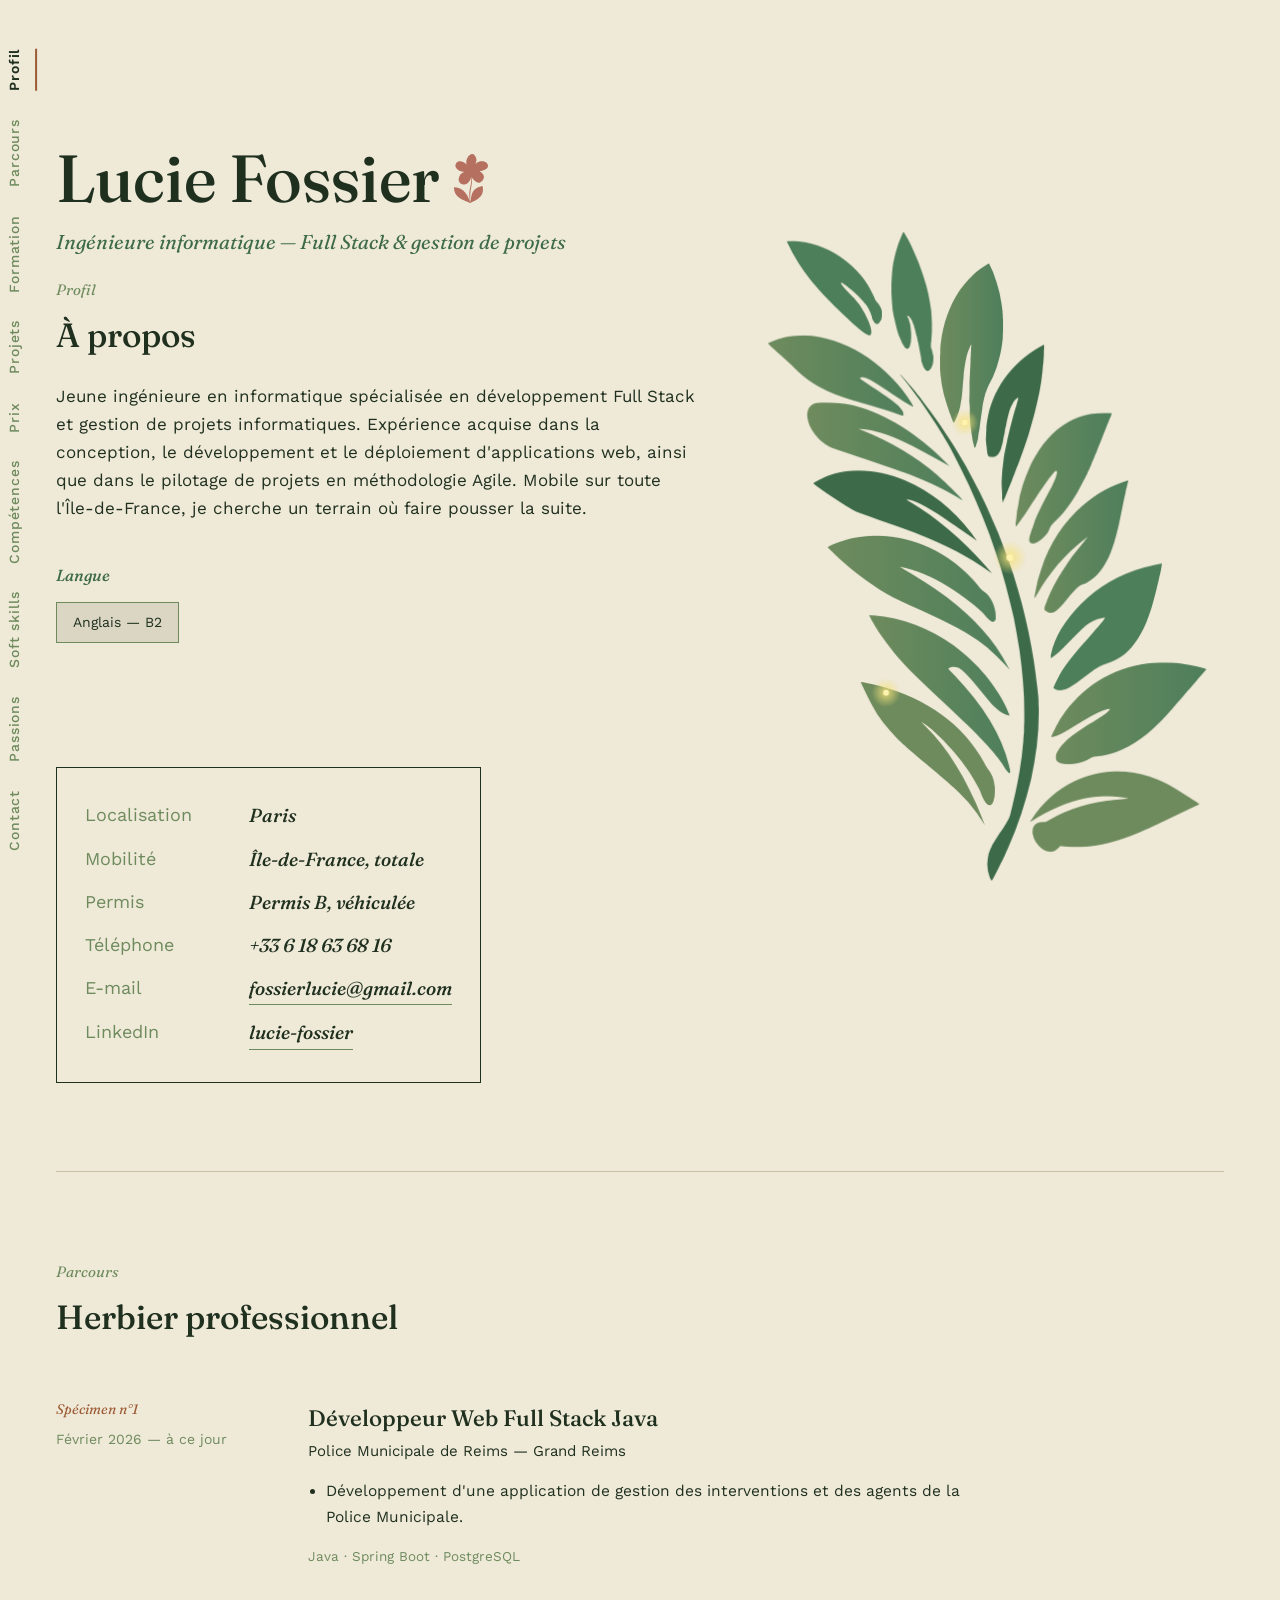
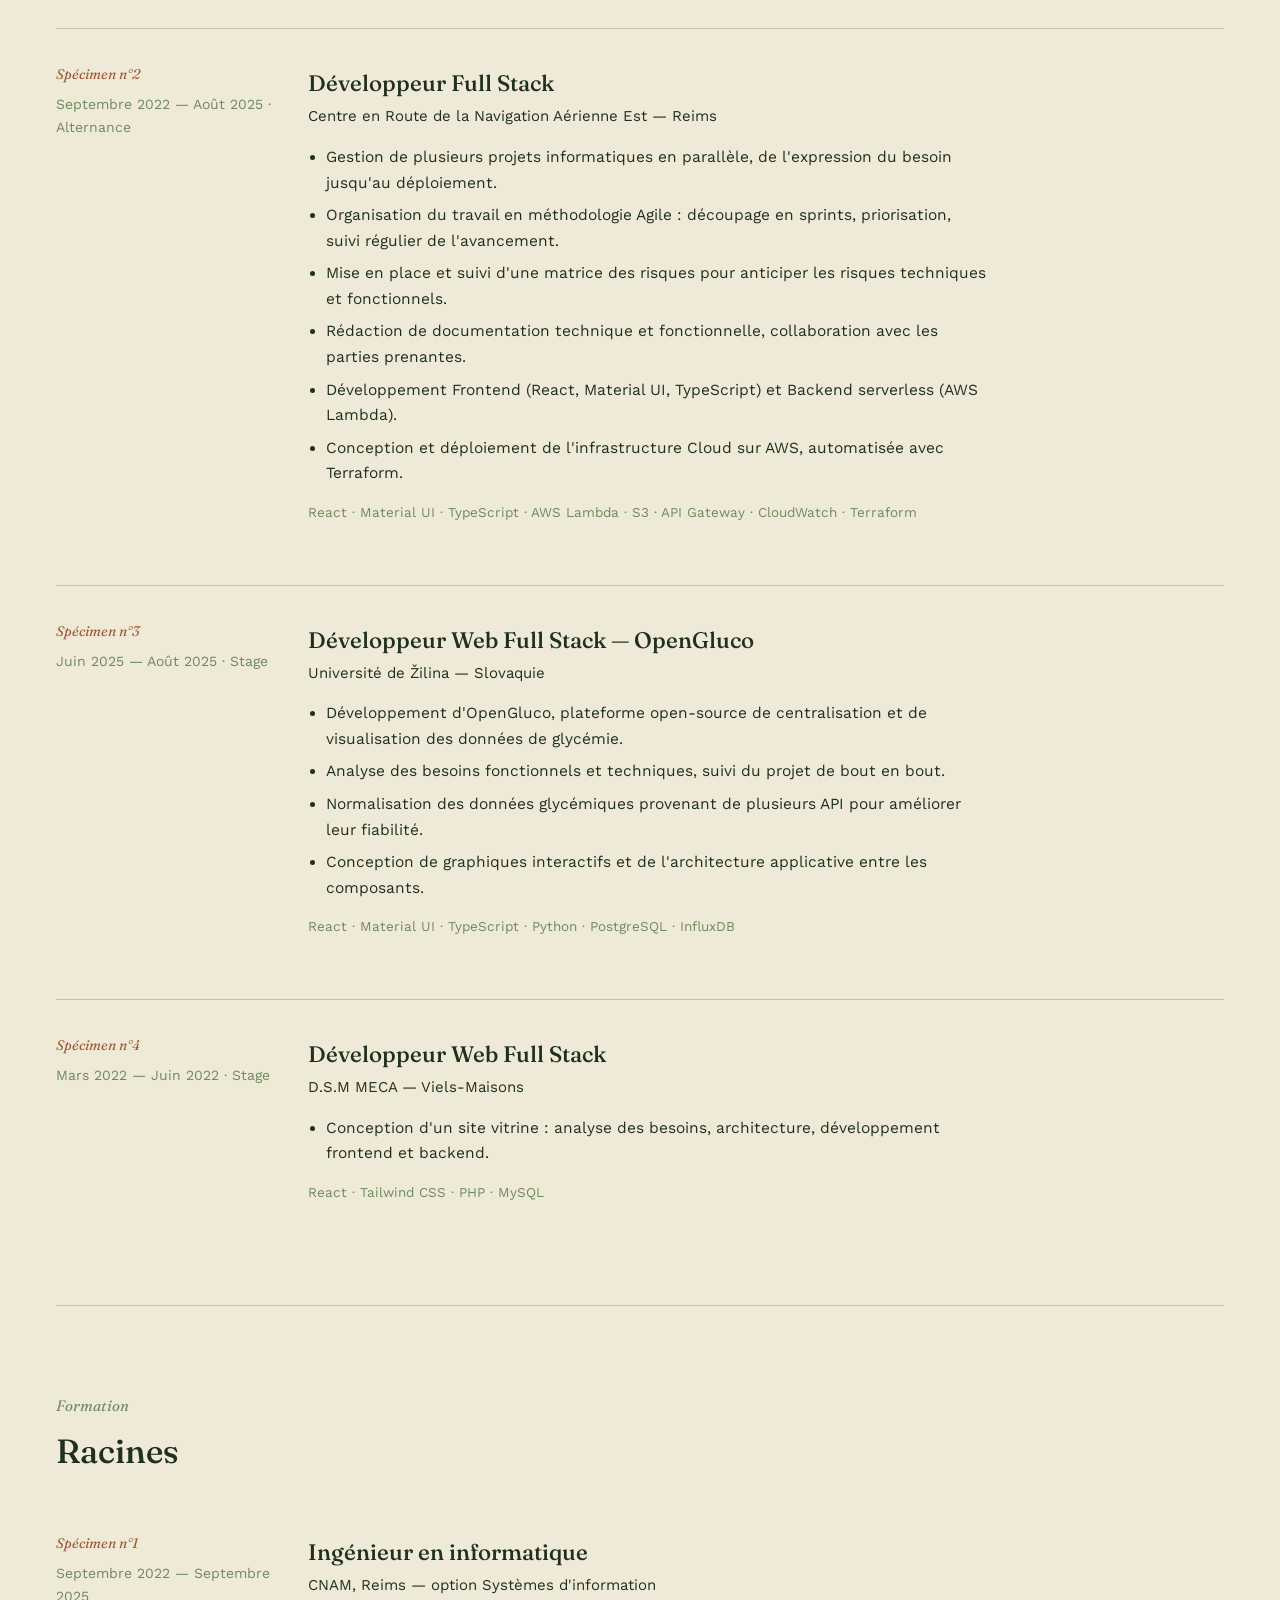
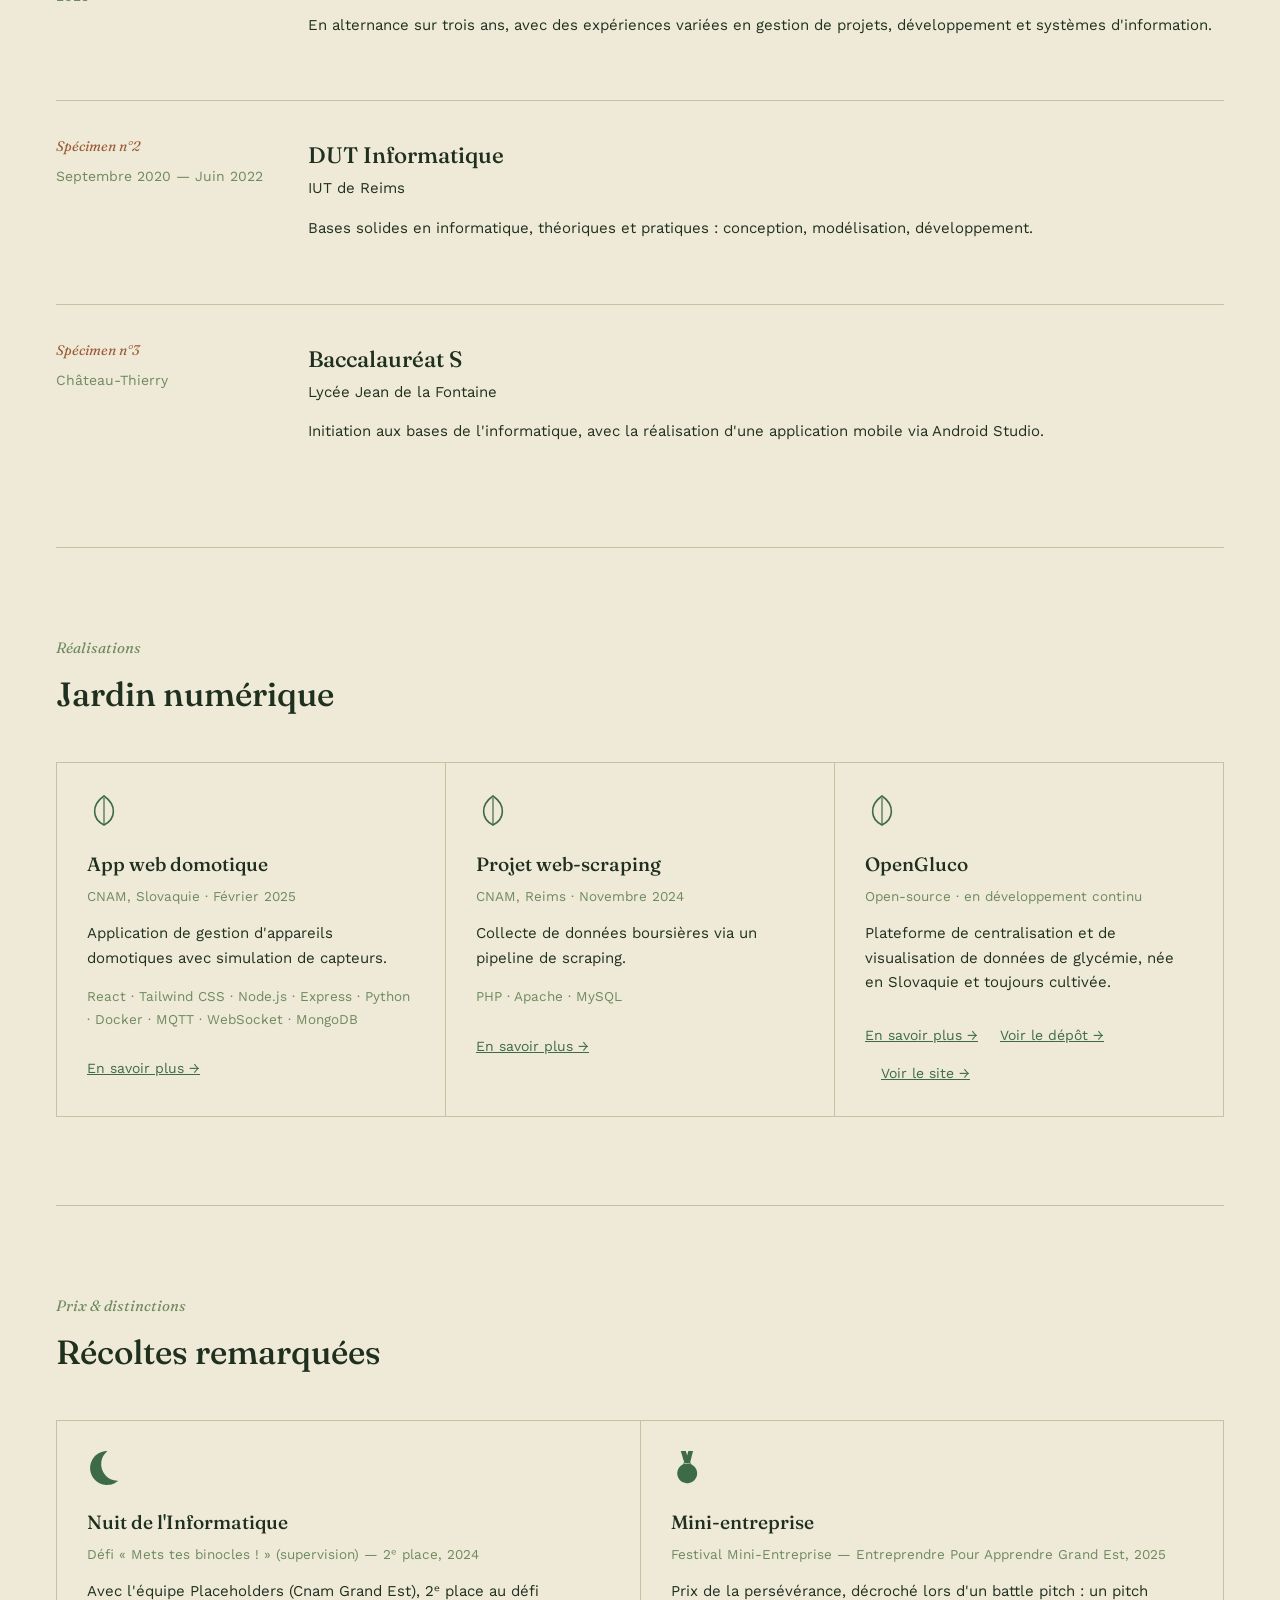
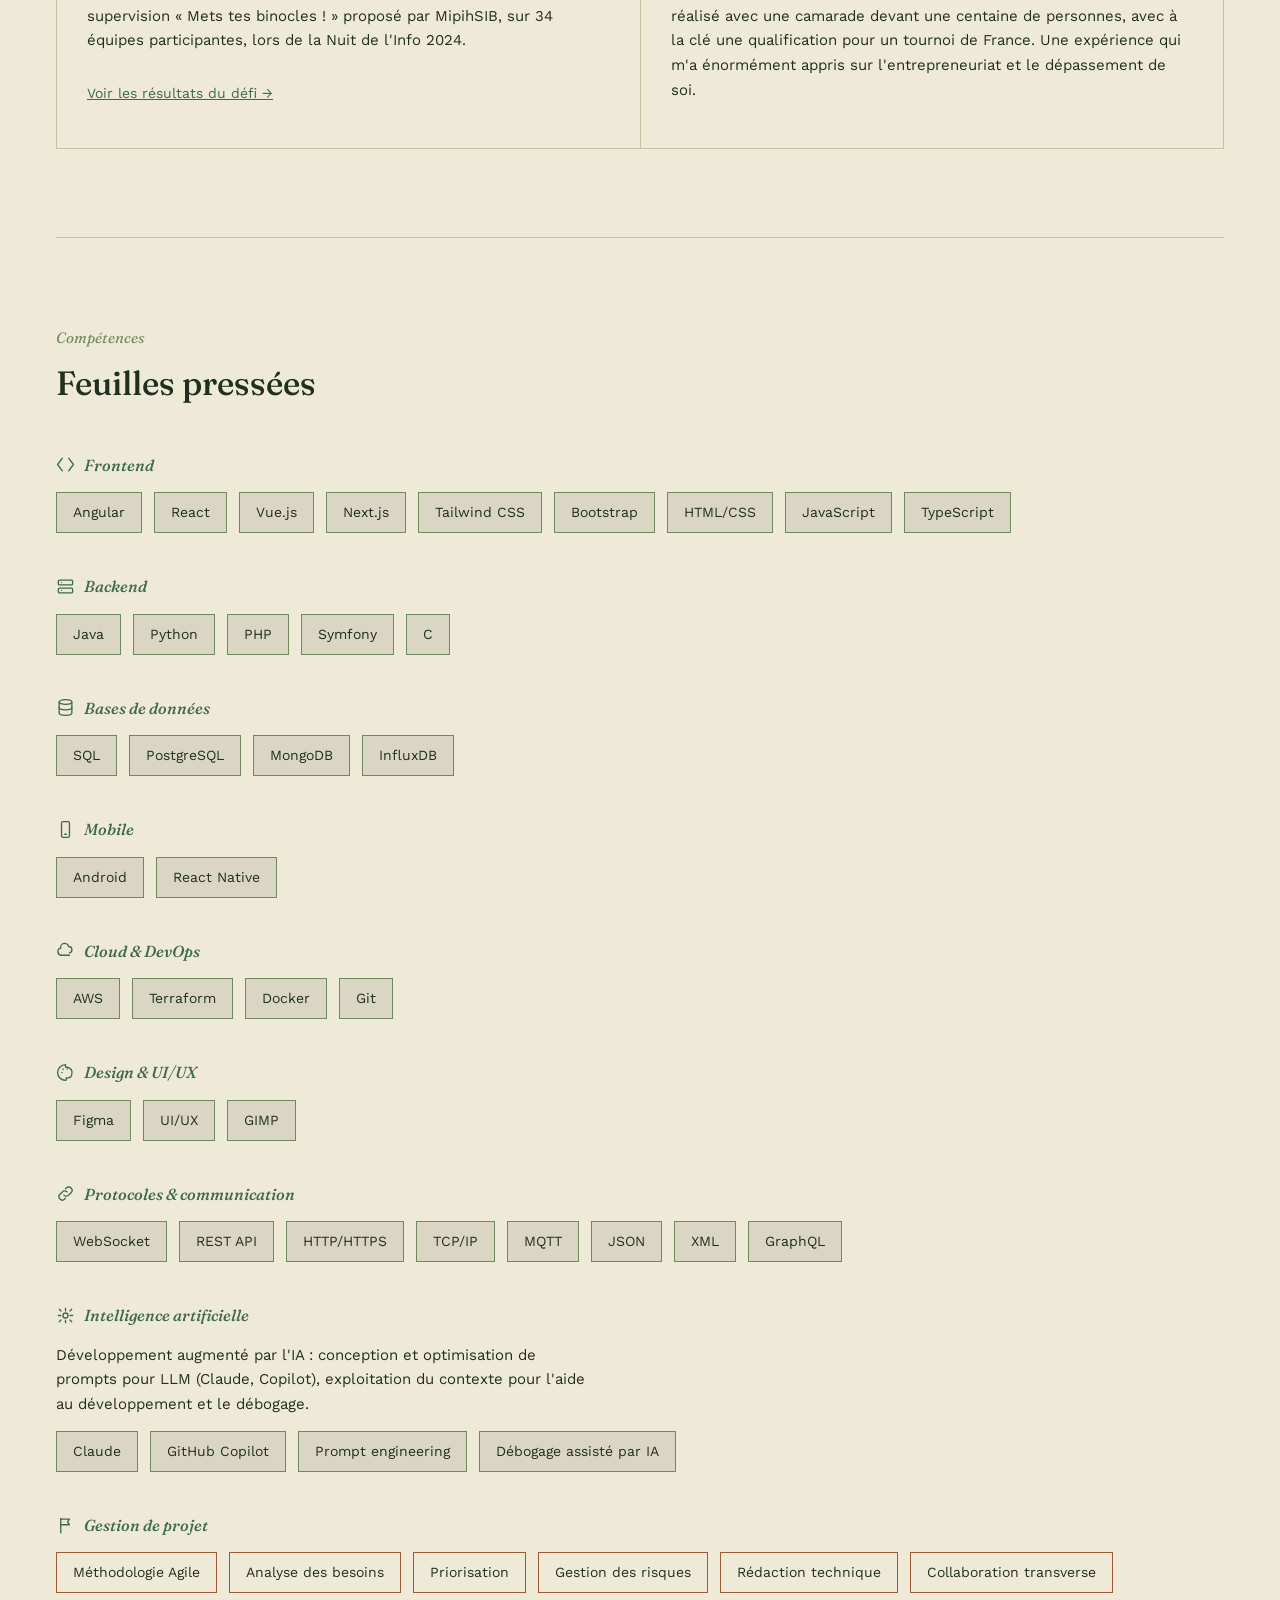
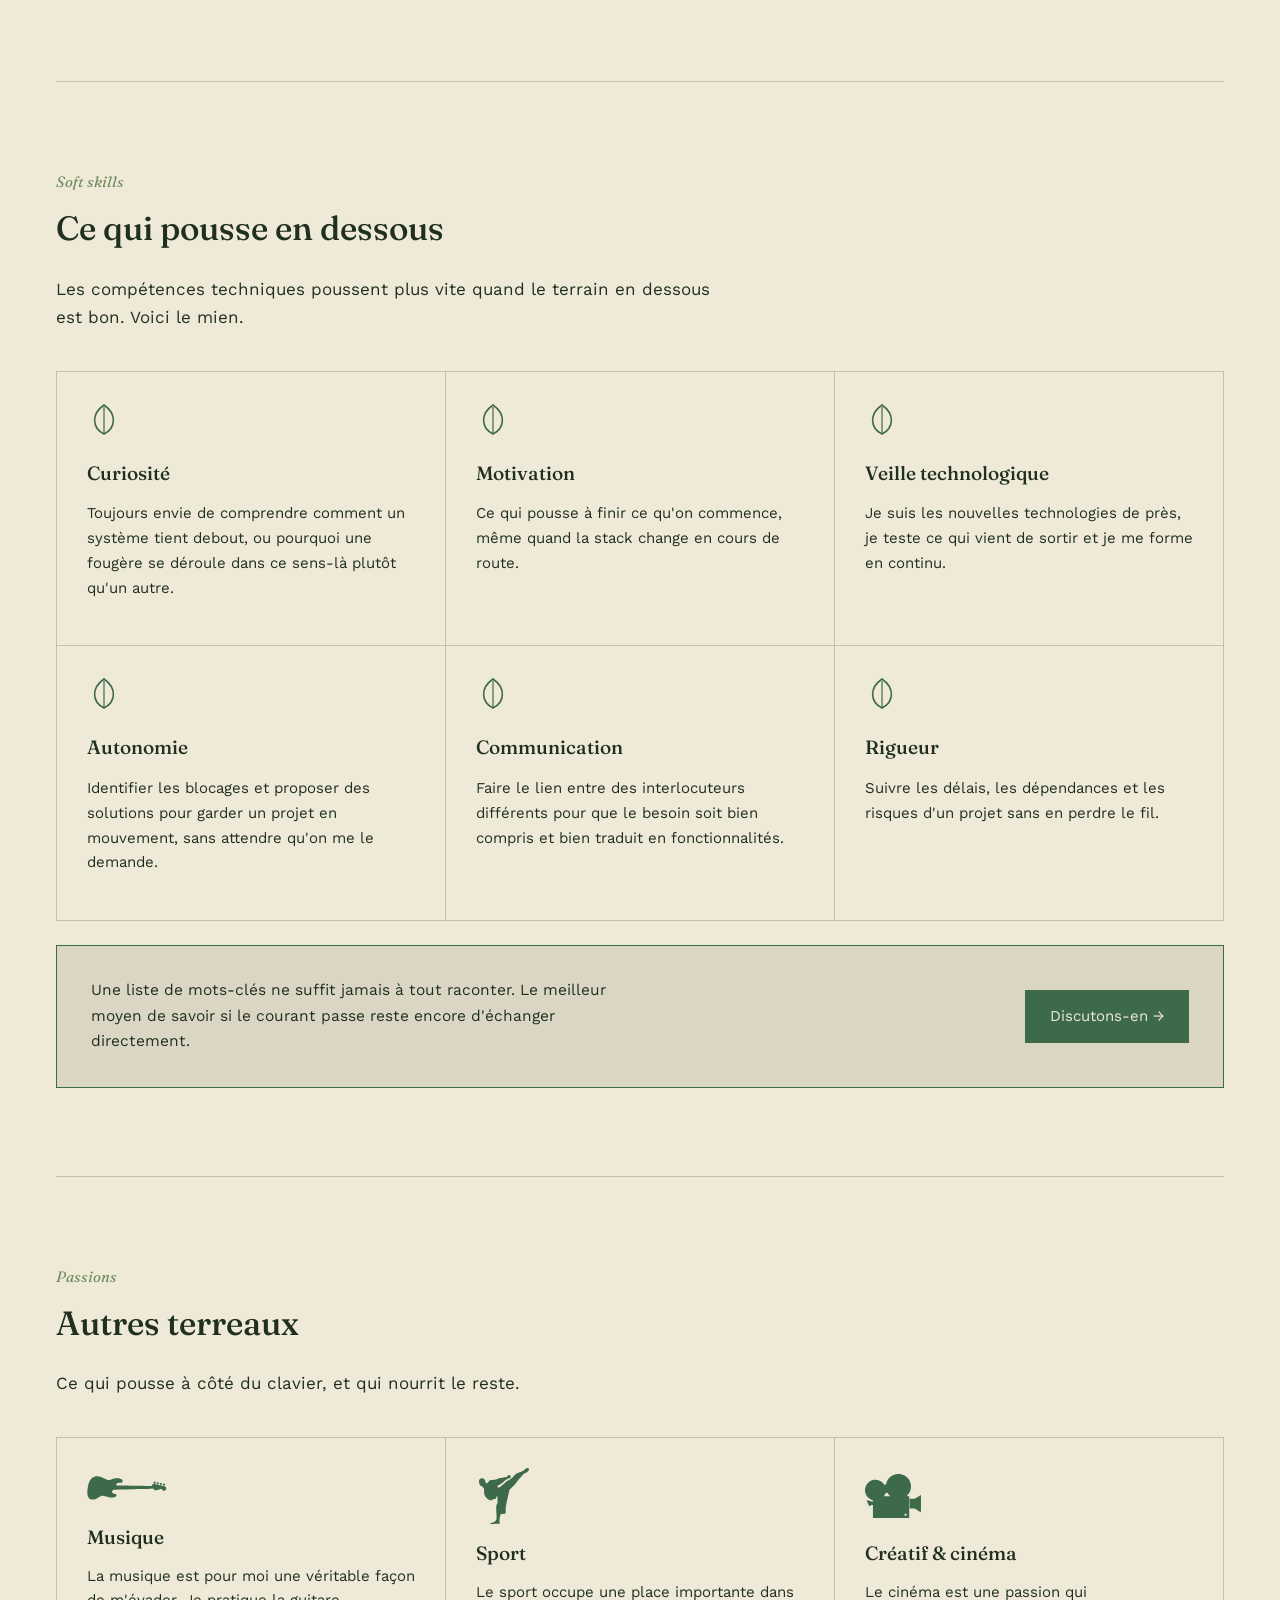
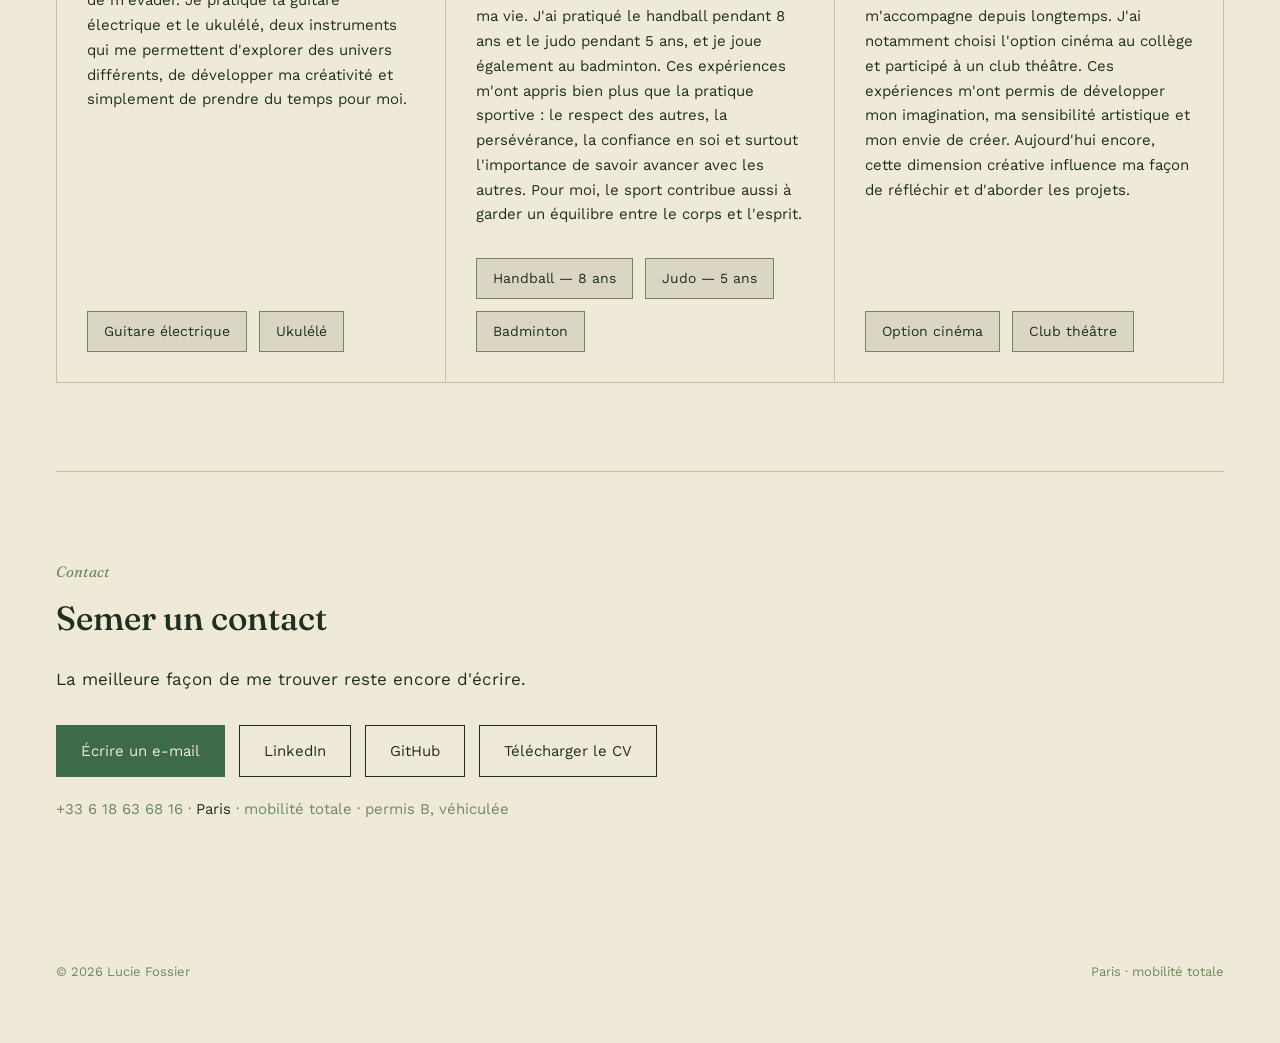
<file: index.html>
<!DOCTYPE html>
<html lang="fr">
<head>
<meta charset="UTF-8">
<meta name="viewport" content="width=device-width, initial-scale=1.0">
<title>Lucie Fossier — Portfolio</title>
<link rel="preconnect" href="https://fonts.googleapis.com">
<link rel="preconnect" href="https://fonts.gstatic.com" crossorigin>
<link href="https://fonts.googleapis.com/css2?family=Fraunces:ital,opsz,wght@0,9..144,400;0,9..144,500;0,9..144,600;1,9..144,400;1,9..144,500&family=Work+Sans:wght@400;500;600&display=swap" rel="stylesheet">
<link rel="icon" href="favicon.svg" type="image/svg+xml">
<style>
  :root{
    --paper: #EFE9D8;
    --paper-deep: #E4DCC5;
    --line: #C9C0A4;
    --ink: #20301F;
    --fern: #3D6B4A;
    --moss: #6E8B5D;
    --spore: #9C5B34;
    --fog: #DAD6C3;
  }
  *{box-sizing:border-box;}
  html{scroll-behavior:smooth;}
  html, body{max-width:100%; overflow-x:hidden;}
  body{
    margin:0;
    background:var(--paper);
    color:var(--ink);
    font-family:'Work Sans', sans-serif;
    font-size:17px;
    line-height:1.65;
    -webkit-font-smoothing:antialiased;
  }
  ::selection{background:var(--moss); color:var(--paper);}

  h1,h2,h3,h4{
    font-family:'Fraunces', serif;
    font-weight:500;
    margin:0;
    color:var(--ink);
  }
  em, .latin{font-style:italic; font-family:'Fraunces', serif;}
  a{color:var(--fern);}
  a:focus-visible, button:focus-visible{outline:2px solid var(--fern); outline-offset:3px;}

  .wrap{
    max-width:1320px;
    margin:0 auto;
    padding:0 56px;
    position:relative;
  }
  @media (max-width:760px){
    .wrap{padding:0 24px;}
  }
  @media (min-width:901px){
    .rail{padding-left:56px;}
  }

  nav.index{
    position:fixed;
    top:0; left:0; bottom:0;
    width:56px;
    display:flex;
    align-items:center;
    z-index:10;
  }
  nav.index ul{
    list-style:none;
    margin:0; padding:0;
    writing-mode:vertical-rl;
    transform:rotate(180deg);
    display:flex;
    flex-direction:row-reverse;
    gap:28px;
  }
  nav.index a{
    text-decoration:none;
    color:var(--moss);
    font-size:14px;
    font-weight:500;
    letter-spacing:.06em;
    border-left:2px solid transparent;
    padding-left:9px;
    transition:color .25s ease, border-color .25s ease;
    display:inline-block;
  }
  nav.index a:hover, nav.index a:focus-visible{
    color:var(--ink);
    border-color:var(--moss);
  }
  nav.index a.active{
    color:var(--ink);
    font-weight:600;
    border-color:var(--spore);
  }
  @media (max-width:900px){
    nav.index{display:none;}
  }

  .menu-btn{
    display:none;
    position:fixed; top:18px; right:18px; z-index:110;
    width:46px; height:46px;
    border:1px solid var(--ink);
    background:var(--paper);
    flex-direction:column; align-items:center; justify-content:center; gap:5px;
    cursor:pointer; padding:0;
  }
  .menu-btn span{width:20px; height:2px; background:var(--ink); transition:transform .3s ease, opacity .2s ease;}
  .menu-btn.open span:nth-child(1){transform:translateY(7px) rotate(45deg);}
  .menu-btn.open span:nth-child(2){opacity:0;}
  .menu-btn.open span:nth-child(3){transform:translateY(-7px) rotate(-45deg);}
  @media (max-width:900px){
    .menu-btn{display:flex;}
  }

  .site-menu{
    position:fixed; inset:0; background:var(--paper);
    z-index:100; display:flex; align-items:center; justify-content:center;
    opacity:0; visibility:hidden; transform:scale(1.04);
    transition:opacity .4s ease, transform .4s ease, visibility 0s .4s;
    overflow:hidden;
  }
  .site-menu.open{
    opacity:1; visibility:visible; transform:scale(1);
    transition:opacity .4s ease, transform .4s ease;
  }
  .site-menu .menu-fern{
    position:absolute; bottom:-40px; left:-60px; width:260px; height:auto;
    opacity:.5; pointer-events:none;
  }
  .site-menu nav{position:relative; z-index:1; width:100%; max-width:420px; padding:0 32px;}
  .site-menu ul{list-style:none; margin:0; padding:0;}
  .site-menu li{
    display:flex; align-items:baseline; gap:18px;
    padding:16px 0; border-bottom:1px solid var(--line);
    opacity:0; transform:translateY(14px);
    transition:opacity .45s ease, transform .45s ease;
  }
  .site-menu.open li{opacity:1; transform:translateY(0);}
  .site-menu li:nth-child(1){transition-delay:.08s;}
  .site-menu li:nth-child(2){transition-delay:.13s;}
  .site-menu li:nth-child(3){transition-delay:.18s;}
  .site-menu li:nth-child(4){transition-delay:.23s;}
  .site-menu li:nth-child(5){transition-delay:.28s;}
  .site-menu li:nth-child(6){transition-delay:.33s;}
  .site-menu li:nth-child(7){transition-delay:.38s;}
  .site-menu .mnum{font-family:'Fraunces',serif; font-style:italic; color:var(--spore); font-size:14px; width:24px; flex-shrink:0;}
  .site-menu a{
    font-family:'Fraunces',serif; font-size:clamp(1.6rem,7vw,2.3rem); font-style:italic;
    text-decoration:none; color:var(--ink); transition:color .2s ease, padding-left .2s ease;
  }
  .site-menu a:hover, .site-menu a:focus-visible{color:var(--fern); padding-left:8px;}
  .menu-close{
    position:absolute; top:18px; right:18px; z-index:2;
    width:46px; height:46px; border:1px solid var(--ink); background:none;
    font-size:20px; line-height:1; color:var(--ink); cursor:pointer;
  }

  section{
    padding:88px 0;
    border-bottom:1px solid var(--line);
  }
  section:last-of-type{border-bottom:none;}
  @media (max-width:600px){
    section{padding:56px 0;}
  }

  .hero{
    min-height:calc(100vh - 60px);
    padding-top:56px;
    display:grid;
    grid-template-columns:1.15fr 0.85fr;
    gap:56px;
    align-items:center;
  }
  @media (max-width:900px){
    .hero{
      display:grid;
      grid-template-columns:1fr 145px;
      grid-template-areas:
        "name art"
        "role art"
        "tagline tagline"
        "quote quote"
        "card card";
      gap:8px 10px;
      min-height:auto;
    }
    .hero > div:first-child{display:contents;}
    .hero h1{grid-area:name;}
    .hero .role{grid-area:role;}
    .hero .tagline{grid-area:tagline; margin-top:14px;}
    .hero .pull-quote{grid-area:quote;}
    .hero .tag-card{grid-area:card;}
    .hero .art{grid-area:art; max-width:145px; align-self:start; margin:26px 0 0;}
  }
  @media (max-width:500px){
    .hero{grid-template-columns:1fr 115px;}
    .hero .art{max-width:115px;}
  }
  .hero h1{
    font-size:clamp(2.6rem, 5.2vw, 4.2rem);
    line-height:1.03;
    display:flex;
    align-items:center;
    gap:14px;
  }
  .name-flower{
    flex-shrink:0;
    transform-origin:50% 100%;
    animation:flower-sway 3.2s ease-in-out infinite;
  }
  @keyframes flower-sway{
    0%,100%{transform:rotate(-6deg);}
    50%{transform:rotate(6deg);}
  }
  @media (prefers-reduced-motion:reduce){
    .name-flower{animation:none;}
  }
  .hero .role{
    margin-top:12px;
    font-size:1.25rem;
    color:var(--fern);
    font-family:'Fraunces', serif;
    font-style:italic;
  }
  .hero .tagline{
    margin-top:26px;
    max-width:50ch;
    color:var(--ink);
    font-size:1.05rem;
  }
  .tag-card{
    margin-top:36px;
    border:1px solid var(--ink);
    padding:26px 28px;
    display:inline-block;
    font-size:18px;
  }
  .tag-card .row{display:flex; gap:14px; padding:6px 0;}
  .tag-card .k{color:var(--moss); min-width:150px;}
  .tag-card .v{font-family:'Fraunces', serif; font-style:italic; font-weight:500; font-size:1.05em;}
  .tag-card a.v{color:var(--ink); text-decoration:none; border-bottom:1px solid var(--moss);}
  .tag-card a.v:hover{color:var(--fern);}

  .pull-quote{
    margin:26px 0 0;
    padding-left:20px;
    border-left:3px solid var(--moss);
    font-family:'Fraunces', serif;
    font-style:italic;
    font-size:1.05rem;
    color:var(--fern);
    max-width:46ch;
  }
  @media (max-width:500px){
    .tag-card{font-size:16px; padding:20px 20px;}
    .tag-card .k{min-width:120px;}
  }
  @media (max-width:400px){
    .tag-card .row{flex-direction:column; gap:2px; padding:8px 0;}
    .tag-card .k{min-width:0; font-size:.85em;}
  }

  .art > svg{width:100%; height:auto; display:block;}
  .stem{
    fill:none; stroke:var(--fern); stroke-width:2.4; stroke-linecap:round;
    stroke-dasharray:1000; stroke-dashoffset:1000;
    animation:draw 1.8s ease-out forwards;
  }
  .leaflet{ fill:var(--moss); opacity:0; animation:leafin .5s ease-out forwards; }
  .flower-group{opacity:0; animation:leafin .6s ease-out forwards;}
  .uploaded-fern{
    clip-path:inset(100% 0 0 0);
    animation:fern-reveal 2.8s steps(13, end) forwards;
  }
  @keyframes fern-reveal{
    to{ clip-path:inset(0% 0 0 0); }
  }
  .branch-stem{
    opacity:0;
    transform-box:fill-box;
    transform-origin:50% 100%;
    animation:stem-grow 1s ease-out forwards;
  }
  @keyframes stem-grow{
    0%{opacity:0; transform:scaleY(.1);}
    30%{opacity:1;}
    100%{opacity:1; transform:scaleY(1);}
  }
  .branch-leaf{
    opacity:0;
    transform-box:fill-box;
    transform-origin:50% 100%;
    animation:leaf-grow .9s cubic-bezier(.25,.8,.35,1) forwards;
  }
  @keyframes leaf-grow{
    0%{opacity:0; transform:scale(.08);}
    40%{opacity:1;}
    100%{opacity:1; transform:scale(1);}
  }
  @media (prefers-reduced-motion:reduce){
    .branch-stem, .branch-leaf{animation:none; opacity:1; transform:none;}
  }
  @keyframes draw{to{stroke-dashoffset:0;}}
  @keyframes leafin{to{opacity:.85;}}
  @media (prefers-reduced-motion:reduce){
    .stem{animation:none; stroke-dashoffset:0;}
    .leaflet{animation:none; opacity:.85;}
    .flower-group{animation:none; opacity:.85;}
    .uploaded-fern{animation:none; clip-path:none;}
  }

  .firefly-svg{ animation:hover1 6s ease-in-out infinite, glowpulse 1.8s ease-in-out infinite; }
  .firefly-svg.f2{ animation-name: hover2, glowpulse; animation-duration:7.5s, 2.2s; }
  .firefly-svg.f3{ animation-name: hover3, glowpulse; animation-duration:5.5s, 1.5s; }
  @keyframes hover1{
    0%{transform:translate(20px,60px);}
    25%{transform:translate(45px,20px);}
    50%{transform:translate(10px,-15px);}
    75%{transform:translate(-15px,25px);}
    100%{transform:translate(20px,60px);}
  }
  @keyframes hover2{
    0%{transform:translate(-30px,90px);}
    30%{transform:translate(10px,50px);}
    60%{transform:translate(-25px,10px);}
    100%{transform:translate(-30px,90px);}
  }
  @keyframes hover3{
    0%{transform:translate(35px,-40px);}
    35%{transform:translate(5px,-70px);}
    70%{transform:translate(50px,-90px);}
    100%{transform:translate(35px,-40px);}
  }
  @keyframes glowpulse{
    0%,100%{opacity:.4;}
    50%{opacity:1;}
  }
  @media (prefers-reduced-motion:reduce){
    .firefly-svg{animation:none; opacity:.7;}
  }

  .eyebrow{
    font-family:'Fraunces', serif; font-style:italic;
    color:var(--moss); font-size:15px; margin-bottom:6px; display:block;
  }
  h2.title{font-size:2.1rem;}
  .lede{max-width:62ch; margin-top:18px;}

  .specimen{
    margin-top:48px; padding:30px 0 0 0; border-top:1px solid var(--line);
    display:grid; grid-template-columns:220px 1fr; gap:32px;
  }
  .specimen:first-of-type{border-top:none; padding-top:0;}
  @media (max-width:700px){
    .specimen{grid-template-columns:1fr; gap:10px;}
  }
  .specimen .side{}
  .specimen .num{font-family:'Fraunces', serif; font-style:italic; color:var(--spore); font-size:14px;}
  .specimen .meta{color:var(--moss); font-size:14px; margin-top:6px;}
  .specimen h3{font-size:1.4rem; margin-top:6px;}
  .specimen .org{font-size:15px; color:var(--ink); margin-top:2px;}
  .specimen ul{margin:16px 0 0; padding-left:18px;}
  .specimen li{margin-bottom:7px; font-size:15.5px; max-width:66ch;}
  .specimen .stack{margin-top:14px; font-size:13.5px; color:var(--moss);}

  .plates{
    margin-top:40px; display:grid;
    grid-template-columns:repeat(auto-fit, minmax(280px,1fr));
    gap:1px; background:var(--line); border:1px solid var(--line);
  }
  .plates.fixed-3{grid-template-columns:repeat(3, 1fr);}
  @media (max-width:820px){
    .plates.fixed-3{grid-template-columns:repeat(2, 1fr);}
  }
  @media (max-width:560px){
    .plates.fixed-3{grid-template-columns:1fr;}
  }
  .plate{background:var(--paper); padding:30px;}
  .plate .leaf-mark{width:34px; height:34px; margin-bottom:14px;}
  .plate h3{font-size:1.2rem;}
  .plate .meta{color:var(--moss); font-size:13.5px; margin-top:4px;}
  .plate p{margin-top:12px; font-size:15px;}
  .plate .stack{margin-top:12px; font-size:13.5px; color:var(--moss);}
  .plate .link{display:inline-block; margin-top:14px; font-size:14px;}

  .skill-block{margin-top:40px;}
  .skill-block h4{font-size:1rem; color:var(--fern); font-family:'Fraunces', serif; font-style:italic; margin-bottom:14px; display:flex; align-items:center; gap:9px;}
  .skill-icon{width:19px; height:19px; flex-shrink:0; color:var(--fern);}
  .herbier{display:flex; flex-wrap:wrap; gap:12px;}
  .leaf-tag{
    border:1px solid var(--moss); color:var(--ink); padding:8px 16px;
    font-size:14px; background:var(--fog);
  }
  .leaf-tag.soft{border-color:var(--spore); background:transparent;}

  .contact-grid{margin-top:32px; display:flex; flex-wrap:wrap; gap:14px;}
  .btn{
    display:inline-block; text-decoration:none; border:1px solid var(--ink);
    color:var(--ink); padding:13px 24px; font-size:15px;
    transition:background .2s, color .2s;
  }
  .btn:hover{background:var(--ink); color:var(--paper);}
  .btn.primary{background:var(--fern); border-color:var(--fern); color:var(--paper);}
  .btn.primary:hover{background:var(--ink); border-color:var(--ink);}
  .passion-domains{
    margin-top:40px;
    display:grid;
    grid-template-columns:repeat(3, 1fr);
    gap:1px;
    background:var(--line);
    border:1px solid var(--line);
  }
  @media (max-width:820px){
    .passion-domains{grid-template-columns:repeat(2, 1fr);}
  }
  @media (max-width:560px){
    .passion-domains{grid-template-columns:1fr;}
  }
  .passion-domain{background:var(--paper); padding:30px; display:flex; flex-direction:column;}
  .passion-domain h3{font-size:1.2rem; margin-top:14px;}
  .passion-domain p{margin-top:10px; font-size:15px;}
  .passion-domain .herbier{margin-top:16px; margin-top:auto; padding-top:16px;}
  .passion-icon{width:56px; height:56px; color:var(--fern);}
  .passion-icon.guitar-icon{width:80px; height:40px;}
  .contact-info{margin-top:20px; font-size:15px; color:var(--moss);}
  .contact-info span{color:var(--ink);}

  .callout{
    margin-top:24px;
    border:1px solid var(--fern);
    background:var(--fog);
    padding:32px 34px;
    display:flex;
    flex-wrap:wrap;
    align-items:center;
    justify-content:space-between;
    gap:20px;
  }
  .callout p{margin:0; max-width:52ch; font-size:15.5px;}

  footer{
    padding:36px 0 60px; font-size:13px; color:var(--moss);
    display:flex; justify-content:space-between; flex-wrap:wrap; gap:10px;
  }
</style>
</head>
<body>

<nav class="index" aria-label="Sommaire">
  <ul>
    <li><a href="#profil" class="active">Profil</a></li>
    <li><a href="#parcours">Parcours</a></li>
    <li><a href="#formation">Formation</a></li>
    <li><a href="#projets">Projets</a></li>
    <li><a href="#prix">Prix</a></li>
    <li><a href="#competences">Compétences</a></li>
    <li><a href="#soft-skills">Soft skills</a></li>
    <li><a href="#passions">Passions</a></li>
    <li><a href="#contact">Contact</a></li>
  </ul>
</nav>

<button class="menu-btn" id="menuBtn" aria-label="Ouvrir le menu" aria-expanded="false" aria-controls="siteMenu">
  <span></span><span></span><span></span>
</button>

<div class="site-menu" id="siteMenu" aria-hidden="true">
  <button class="menu-close" id="menuClose" aria-label="Fermer le menu">✕</button>
  <svg class="menu-fern" viewBox="0 0 200 300" aria-hidden="true">
    <path d="M40 290 C20 220 30 150 60 100 C85 60 75 30 95 10" fill="none" stroke="#3D6B4A" stroke-width="3" stroke-linecap="round"/>
    <path d="M40 260 C25 250 24 235 40 230 C56 235 55 250 40 260 Z" fill="#6E8B5D"/>
    <path d="M50 220 C35 210 34 195 50 190 C66 195 65 210 50 220 Z" fill="#6E8B5D"/>
    <path d="M62 178 C47 168 46 153 62 148 C78 153 77 168 62 178 Z" fill="#6E8B5D"/>
    <path d="M76 136 C61 126 60 111 76 106 C92 111 91 126 76 136 Z" fill="#6E8B5D"/>
    <path d="M88 94 C73 84 72 69 88 64 C104 69 103 84 88 94 Z" fill="#6E8B5D"/>
  </svg>
  <nav>
    <ul>
      <li><span class="mnum">01</span><a href="#profil">Profil</a></li>
      <li><span class="mnum">02</span><a href="#parcours">Parcours</a></li>
      <li><span class="mnum">03</span><a href="#formation">Formation</a></li>
      <li><span class="mnum">04</span><a href="#projets">Projets</a></li>
      <li><span class="mnum">05</span><a href="#prix">Prix</a></li>
      <li><span class="mnum">06</span><a href="#competences">Compétences</a></li>
      <li><span class="mnum">07</span><a href="#soft-skills">Soft skills</a></li>
      <li><span class="mnum">08</span><a href="#passions">Passions</a></li>
      <li><span class="mnum">09</span><a href="#contact">Contact</a></li>
    </ul>
  </nav>
</div>

<main class="wrap rail">

  <section class="hero" id="haut">
    <div>
      <section id="profil">
      <h1>Lucie Fossier <svg class="name-flower" width="34" height="49" viewBox="0 0 887 1280" preserveAspectRatio="xMidYMax meet" aria-hidden="true"><g transform="translate(0.000000,1280.000000) scale(0.100000,-0.100000)" fill="#B6705F"><path d="M4620 12786 c-76 -17 -205 -76 -328 -149 -369 -219 -663 -542 -857 -942 -181 -373 -260 -755 -235 -1135 15 -223 41 -343 102 -478 15 -35 28 -67 28 -70 0 -4 -48 41 -107 99 -271 266 -527 452 -828 599 -425 208 -802 267 -1123 174 -421 -121 -777 -473 -880 -869 -59 -224 -47 -407 39 -624 111 -280 392 -585 769 -834 401 -265 932 -407 1477 -396 89 2 159 1 155 -2 -4 -3 -79 -36 -167 -74 -192 -83 -452 -213 -555 -280 -299 -191 -519 -443 -689 -786 -197 -396 -258 -819 -175 -1204 53 -247 153 -424 342 -607 355 -342 907 -474 1397 -333 165 47 380 166 560 310 456 364 798 908 928 1475 l24 105 6 -85 c15 -198 19 -529 8 -755 -25 -520 -72 -832 -243 -1610 -211 -969 -268 -1420 -268 -2150 0 -399 16 -702 61 -1150 20 -208 72 -625 88 -709 14 -76 -4 -39 -29 59 -37 149 -203 638 -283 835 -485 1199 -1164 2019 -2052 2481 -496 258 -1001 386 -1639 415 l-149 7 6 -219 c4 -121 13 -277 22 -349 113 -943 568 -1645 1436 -2219 389 -256 790 -455 1679 -831 438 -185 648 -279 879 -391 l194 -95 391 197 c1110 559 1475 775 1906 1133 875 726 1196 1651 985 2836 -27 149 -50 253 -57 261 -6 5 -293 -54 -453 -95 -710 -179 -1246 -461 -1642 -862 -246 -249 -420 -513 -566 -854 -169 -394 -257 -754 -397 -1615 -39 -239 -84 -509 -101 -600 -17 -91 -33 -180 -36 -198 -13 -77 -20 -15 -26 240 -24 962 14 1853 114 2678 45 370 103 737 223 1408 171 949 198 1332 130 1827 -17 120 -69 379 -84 421 -14 35 6 22 26 -19 55 -107 265 -409 403 -577 112 -138 342 -368 462 -463 462 -364 923 -494 1309 -367 413 137 764 521 931 1020 66 199 82 300 76 485 -6 165 -18 230 -66 360 -113 302 -365 601 -741 880 -96 71 -265 165 -297 165 -7 0 -13 3 -13 8 0 4 30 9 68 10 123 5 253 33 561 122 606 175 886 302 1157 525 266 219 410 544 390 880 -14 245 -88 410 -268 600 -317 336 -748 505 -1282 505 -292 0 -516 -37 -803 -132 -336 -111 -634 -292 -878 -533 l-101 -100 56 120 c153 322 253 669 267 920 20 379 -137 825 -407 1155 -115 141 -274 288 -392 364 -131 83 -294 114 -438 82z"/></g></svg></h1>
      <p class="role">Ingénieure informatique — Full Stack &amp; gestion de projets</p>
    <span class="eyebrow">Profil</span>
    <h2 class="title">À propos</h2>
    <p class="lede">Jeune ingénieure en informatique spécialisée en développement Full Stack et gestion de projets informatiques. Expérience acquise dans la conception, le développement et le déploiement d'applications web, ainsi que dans le pilotage de projets en méthodologie Agile. Mobile sur toute l'Île-de-France, je cherche un terrain où faire pousser la suite.</p>
    <div class="skill-block">
      <h4>Langue</h4>
      <div class="herbier"><span class="leaf-tag">Anglais — B2</span></div>
    </div>
  </section>
      <div class="tag-card">
        <div class="row"><span class="k">Localisation</span><span class="v">Paris</span></div>
        <div class="row"><span class="k">Mobilité</span><span class="v">Île-de-France, totale</span></div>
        <div class="row"><span class="k">Permis</span><span class="v">Permis B, véhiculée</span></div>
        <div class="row"><span class="k">Téléphone</span><span class="v">+33 6 18 63 68 16</span></div>
        <div class="row"><span class="k">E-mail</span><a class="v" href="mailto:fossierlucie@gmail.com">fossierlucie@gmail.com</a></div>
        <div class="row"><span class="k">LinkedIn</span><a class="v" href="https://www.linkedin.com/in/lucie-fossier-45639a220/" target="_blank" rel="noopener">lucie-fossier</a></div>
      </div>
    </div>
    <div class="art" aria-hidden="true">
      <svg viewBox="0 0 420 620">
        <defs>
          <linearGradient id="leafGrad" x1="0" y1="0" x2="0" y2="1">
            <stop offset="0%" stop-color="#4E7F5B"/>
            <stop offset="100%" stop-color="#6E8B5D"/>
          </linearGradient>
          <radialGradient id="fireflyGlow" cx="50%" cy="50%" r="50%">
            <stop offset="0%" stop-color="#F5E27A" stop-opacity="0.85"/>
            <stop offset="100%" stop-color="#F5E27A" stop-opacity="0"/>
          </radialGradient>
        </defs>
        <svg class="uploaded-branch" x="15" y="10" width="390" height="578" viewBox="208 -208 864 1280" preserveAspectRatio="xMidYMid meet">
          <g transform="rotate(-90 640 432) translate(0.000000,864.000000) scale(0.100000,-0.100000)">
          <path class="branch-stem" d="M9889 5964 c-390 -318 -1000 -724 -1438 -958 -1752 -938 -3680 -1451
-5306 -1413 -539 13 -969 75 -1683 241 -222 52 -230 55 -506 239 -198 131
-296 184 -401 217 -87 27 -227 36 -323 21 -79 -12 -213 -60 -216 -76 -1 -13
428 -229 631 -318 921 -403 1817 -608 2663 -610 232 -1 384 11 755 58 1511
192 3023 720 4375 1529 337 201 771 500 1075 740 201 158 489 404 474 406 -3
0 -48 -34 -100 -76z" fill="#3D6B4A"/>
          <path class="branch-leaf" style="animation-delay:0.50s" d="M10524 8568 c-39 -40 -123 -134 -187 -208 -63 -74 -163 -182 -222
-240 -184 -181 -312 -357 -424 -584 -111 -226 -174 -406 -315 -903 -47 -166
-111 -373 -142 -460 -76 -214 -74 -203 -32 -203 37 0 89 29 147 83 86 81 226
275 475 660 43 67 82 117 89 114 6 -2 13 -22 15 -45 5 -68 -64 -197 -269 -502
-186 -277 -291 -446 -304 -488 -6 -20 1 -18 67 22 322 196 661 520 890 851
228 328 384 725 429 1088 18 152 7 416 -24 547 -26 109 -70 238 -103 303 l-19
37 -71 -72z" fill="url(#leafGrad)"/>
          <path class="branch-leaf" style="animation-delay:0.66s" d="M12460 8197 c-417 -211 -759 -481 -1214 -955 -336 -351 -459 -496
-484 -571 -15 -42 -15 -37 4 -55 52 -52 323 46 563 204 61 40 136 103 213 181
153 153 248 226 248 190 0 -16 -74 -119 -150 -206 -98 -114 -232 -240 -323
-303 -62 -43 -175 -92 -212 -92 -6 0 -34 -11 -61 -25 -90 -45 -91 -100 -1
-147 33 -18 59 -22 127 -23 73 0 93 4 142 28 31 15 69 42 85 60 18 20 58 45
108 65 300 125 583 359 786 652 203 291 324 660 317 958 l-3 112 -145 -73z" fill="#4E7F5B"/>
          <path class="branch-leaf" style="animation-delay:0.82s" d="M9085 7854 c-141 -35 -316 -149 -426 -279 -69 -81 -116 -166 -145
-265 -44 -148 -443 -1309 -506 -1475 -146 -380 -317 -729 -497 -1015 -46 -74
329 298 493 488 354 411 667 933 868 1447 l39 100 -5 -81 c-3 -45 -15 -128
-27 -185 -65 -315 -200 -625 -539 -1234 l-161 -290 86 85 c549 541 956 1196
1100 1770 41 166 57 295 62 516 6 235 -3 294 -53 354 -59 69 -171 94 -289 64z" fill="url(#leafGrad)"/>
          <path class="branch-leaf" style="animation-delay:0.98s" d="M7713 7578 c-204 -293 -364 -542 -422 -657 -12 -24 -73 -190 -136
-369 -166 -479 -219 -625 -305 -848 -227 -583 -454 -1016 -750 -1429 -36 -50
-39 -56 -14 -34 16 14 67 58 114 99 528 461 990 1005 1269 1495 45 79 51 86
51 59 0 -112 -125 -361 -354 -704 -73 -110 -408 -594 -450 -650 -16 -22 31 10
160 106 444 332 819 805 1020 1291 132 317 194 609 194 913 0 234 -27 398 -96
592 -28 79 -130 282 -149 298 -9 7 -44 -36 -132 -162z" fill="#3D6B4A"/>
          <path class="branch-leaf" style="animation-delay:1.14s" d="M6447 7328 c-256 -273 -437 -498 -614 -763 -197 -296 -250 -397 -508
-975 -274 -610 -461 -944 -699 -1245 -77 -98 -311 -339 -411 -424 l-50 -43 90
47 c496 259 925 640 1340 1190 133 176 346 499 484 733 63 106 116 191 117
189 2 -2 -10 -55 -25 -118 -80 -313 -221 -616 -439 -944 -167 -251 -387 -526
-476 -594 -73 -56 -134 -123 -142 -156 -5 -20 -1 -32 15 -48 19 -19 32 -22 99
-21 182 2 405 108 483 232 15 24 70 79 123 122 191 159 329 304 474 501 420
569 590 1289 457 1941 -37 184 -155 508 -184 508 -5 0 -65 -60 -134 -132z" fill="url(#leafGrad)"/>
          <path class="branch-leaf" style="animation-delay:1.30s" d="M3815 6760 c-55 -27 -170 -83 -255 -124 -245 -118 -451 -265 -678
-480 -155 -149 -282 -291 -609 -683 -329 -395 -497 -581 -658 -726 -130 -118
-314 -257 -425 -323 -44 -26 -79 -48 -77 -50 1 -2 68 23 147 55 784 315 1370
677 1798 1110 45 46 82 80 82 77 0 -16 -89 -136 -170 -230 -146 -169 -378
-385 -605 -561 -208 -162 -510 -344 -640 -385 -22 -7 -70 -28 -108 -48 -105
-54 -143 -115 -98 -156 36 -33 123 -58 221 -63 187 -11 366 40 470 132 14 12
77 50 140 84 732 400 1264 1130 1505 2066 21 81 75 334 75 351 0 9 -18 1 -115
-46z" fill="#6E8B5D"/>
          <path class="branch-leaf" style="animation-delay:1.46s" d="M5120 6584 c-268 -152 -559 -367 -815 -601 -184 -169 -468 -462 -832
-858 -563 -612 -945 -971 -1203 -1128 -87 -53 -144 -103 -135 -117 10 -16 52
-12 160 14 580 142 1172 500 1752 1060 l142 137 18 -28 c27 -40 24 -126 -6
-188 -36 -73 -205 -237 -416 -402 -222 -173 -302 -244 -383 -336 -64 -73 -117
-166 -128 -225 l-7 -32 84 35 c477 204 960 601 1294 1064 340 472 558 1045
593 1564 4 59 5 107 2 107 -3 0 -57 -30 -120 -66z" fill="url(#leafGrad)"/>
          <path class="branch-leaf" style="animation-delay:1.62s" d="M11360 6195 c-291 -35 -596 -116 -760 -201 -76 -39 -93 -52 -108 -81
-10 -17 -8 -25 6 -42 62 -74 460 -65 613 15 25 12 29 13 29 0 0 -19 -55 -65
-106 -87 -101 -45 -531 -147 -739 -175 -128 -17 -245 -79 -245 -129 0 -32 63
-82 125 -100 81 -24 208 -16 290 17 58 23 63 23 155 11 139 -19 468 -18 625 1
419 53 864 191 1278 397 133 67 267 141 267 149 0 3 -44 25 -97 47 -222 94
-426 147 -688 178 -147 18 -498 18 -645 0z" fill="#4E7F5B"/>
          <path class="branch-leaf" style="animation-delay:1.78s" d="M9970 5239 c-252 -27 -507 -88 -740 -177 -176 -66 -200 -76 -200 -82
0 -9 101 -58 166 -81 140 -48 271 -69 629 -99 289 -25 419 -43 530 -75 81 -24
229 -84 222 -91 -2 -2 -158 6 -348 17 -414 26 -970 31 -1159 11 -183 -19 -389
-53 -504 -83 -48 -13 -39 -21 54 -48 75 -22 178 -40 488 -81 410 -56 521 -84
715 -184 253 -129 523 -209 832 -245 129 -16 469 -13 610 4 292 34 583 113
830 225 38 17 71 33 73 34 6 6 -70 127 -128 205 -91 120 -270 286 -412 381
-293 196 -630 315 -1028 365 -134 16 -496 19 -630 4z" fill="url(#leafGrad)"/>
          <path class="branch-leaf" style="animation-delay:1.94s" d="M8640 4345 c-8 -2 -68 -9 -133 -15 -135 -14 -147 -22 -149 -103 -1
-85 51 -137 186 -182 67 -23 153 -41 501 -107 231 -43 409 -119 464 -197 12
-17 19 -31 14 -31 -4 0 -114 29 -243 65 -768 214 -1211 283 -1651 255 -90 -6
-164 -12 -166 -14 -5 -5 644 -264 842 -336 679 -250 1193 -382 1720 -444 139
-17 534 -41 541 -33 3 2 -19 45 -48 96 -325 560 -854 934 -1454 1026 -93 15
-391 29 -424 20z" fill="#3D6B4A"/>
          <path class="branch-leaf" style="animation-delay:2.10s" d="M7042 3712 c102 -76 180 -129 423 -287 353 -227 620 -425 620 -457 0
-46 -152 3 -375 119 -369 193 -552 281 -636 307 -49 16 -131 44 -183 63 -122
44 -194 49 -223 13 -37 -46 -2 -143 90 -242 69 -74 122 -111 195 -136 48 -16
69 -32 148 -116 195 -206 441 -377 804 -558 196 -98 312 -149 770 -333 209
-84 415 -168 458 -185 43 -18 80 -30 83 -28 13 14 5 319 -11 413 -112 649
-681 1156 -1546 1376 -183 46 -537 99 -664 99 -9 0 12 -21 47 -48z" fill="url(#leafGrad)"/>
          <path class="branch-leaf" style="animation-delay:2.26s" d="M1185 3454 c221 -335 389 -731 454 -1067 51 -266 52 -560 2 -812 -8
-40 -8 -40 -14 25 -3 36 -11 124 -18 195 -42 482 -178 935 -381 1273 -53 87
-56 96 -57 159 0 91 -30 149 -91 181 -101 53 -273 0 -393 -119 -70 -71 -101
-134 -101 -209 0 -64 17 -100 72 -156 l40 -40 -8 -74 c-12 -103 -12 -386 0
-495 40 -354 146 -707 343 -1140 30 -66 137 -293 239 -505 102 -212 198 -414
213 -450 15 -36 30 -69 35 -73 7 -8 39 40 242 363 167 264 231 393 303 613
164 497 132 1013 -91 1482 -158 334 -427 636 -748 839 -60 38 -60 38 -41 10z" fill="#6E8B5D"/>
          <path class="branch-leaf" style="animation-delay:2.42s" d="M5660 3336 c410 -231 784 -552 1068 -918 29 -37 52 -70 52 -73 0 -3
-43 32 -96 77 -367 316 -765 567 -1126 712 -75 30 -152 58 -172 61 -32 6 -37
4 -65 -36 -24 -32 -31 -53 -31 -87 0 -83 50 -143 280 -332 202 -166 271 -243
287 -322 10 -49 116 -199 190 -268 168 -157 411 -274 758 -365 72 -19 288 -66
480 -106 193 -39 409 -86 480 -104 72 -18 131 -32 133 -30 1 1 -13 47 -33 103
-122 353 -307 647 -578 921 -356 360 -804 613 -1324 747 -132 33 -337 74 -377
74 -12 0 21 -23 74 -54z" fill="url(#leafGrad)"/>
          <path class="branch-leaf" style="animation-delay:2.58s" d="M4400 3070 c0 -27 126 -176 244 -290 246 -235 361 -353 404 -412 50
-68 106 -176 121 -234 18 -68 29 -134 22 -134 -16 0 -215 168 -491 416 -343
307 -563 463 -800 564 l-91 39 -19 -31 c-29 -48 -34 -99 -15 -170 23 -91 78
-181 242 -395 185 -241 223 -303 271 -444 88 -255 192 -403 392 -553 229 -173
549 -305 1015 -421 306 -76 565 -133 565 -124 0 27 -46 236 -75 343 -135 492
-372 904 -720 1251 -318 318 -674 530 -987 588 -43 8 -78 11 -78 7z" fill="#4E7F5B"/>
          <path class="branch-leaf" style="animation-delay:2.74s" d="M2847 3028 c13 -71 63 -180 146 -315 48 -79 125 -206 172 -283 128
-210 208 -379 230 -487 8 -42 -4 -42 -45 -2 -39 39 -73 89 -247 366 -219 345
-330 483 -474 586 -83 59 -126 77 -183 77 -94 0 -136 -77 -136 -249 0 -155 43
-317 110 -419 32 -49 38 -67 43 -134 27 -326 181 -673 444 -994 174 -212 367
-394 853 -806 140 -119 290 -248 333 -287 42 -39 81 -71 85 -71 20 0 90 309
116 508 21 160 21 481 1 639 -90 711 -469 1319 -1060 1703 -100 65 -358 200
-382 200 -9 0 -11 -10 -6 -32z" fill="url(#leafGrad)"/>
          </g>
        </svg>

        <g class="firefly-svg f1" transform="translate(230,300)">
          <circle r="15" fill="url(#fireflyGlow)"/>
          <circle r="3" fill="#FFF3B0"/>
        </g>
        <g class="firefly-svg f2" transform="translate(120,420)">
          <circle r="13" fill="url(#fireflyGlow)"/>
          <circle r="2.6" fill="#FFF3B0"/>
        </g>
        <g class="firefly-svg f3" transform="translate(190,180)">
          <circle r="12" fill="url(#fireflyGlow)"/>
          <circle r="2.4" fill="#FFF3B0"/>
        </g>
      </svg>
    </div>
  </section>

  

  <section id="parcours">
    <span class="eyebrow">Parcours</span>
    <h2 class="title">Herbier professionnel</h2>

    <div class="specimen">
      <div class="side">
        <span class="num">Spécimen n°1</span>
        <p class="meta">Février 2026 — à ce jour</p>
      </div>
      <div>
        <h3>Développeur Web Full Stack Java</h3>
        <p class="org">Police Municipale de Reims — Grand Reims</p>
        <ul>
          <li>Développement d'une application de gestion des interventions et des agents de la Police Municipale.</li>
        </ul>
        <p class="stack">Java · Spring Boot · PostgreSQL</p>
      </div>
    </div>

    <div class="specimen">
      <div class="side">
        <span class="num">Spécimen n°2</span>
        <p class="meta">Septembre 2022 — Août 2025 · Alternance</p>
      </div>
      <div>
        <h3>Développeur Full Stack</h3>
        <p class="org">Centre en Route de la Navigation Aérienne Est — Reims</p>
        <ul>
          <li>Gestion de plusieurs projets informatiques en parallèle, de l'expression du besoin jusqu'au déploiement.</li>
          <li>Organisation du travail en méthodologie Agile : découpage en sprints, priorisation, suivi régulier de l'avancement.</li>
          <li>Mise en place et suivi d'une matrice des risques pour anticiper les risques techniques et fonctionnels.</li>
          <li>Rédaction de documentation technique et fonctionnelle, collaboration avec les parties prenantes.</li>
          <li>Développement Frontend (React, Material UI, TypeScript) et Backend serverless (AWS Lambda).</li>
          <li>Conception et déploiement de l'infrastructure Cloud sur AWS, automatisée avec Terraform.</li>
        </ul>
        <p class="stack">React · Material UI · TypeScript · AWS Lambda · S3 · API Gateway · CloudWatch · Terraform</p>
      </div>
    </div>

    <div class="specimen">
      <div class="side">
        <span class="num">Spécimen n°3</span>
        <p class="meta">Juin 2025 — Août 2025 · Stage</p>
      </div>
      <div>
        <h3>Développeur Web Full Stack — OpenGluco</h3>
        <p class="org">Université de Žilina — Slovaquie</p>
        <ul>
          <li>Développement d'OpenGluco, plateforme open-source de centralisation et de visualisation des données de glycémie.</li>
          <li>Analyse des besoins fonctionnels et techniques, suivi du projet de bout en bout.</li>
          <li>Normalisation des données glycémiques provenant de plusieurs API pour améliorer leur fiabilité.</li>
          <li>Conception de graphiques interactifs et de l'architecture applicative entre les composants.</li>
        </ul>
        <p class="stack">React · Material UI · TypeScript · Python · PostgreSQL · InfluxDB</p>
      </div>
    </div>

    <div class="specimen">
      <div class="side">
        <span class="num">Spécimen n°4</span>
        <p class="meta">Mars 2022 — Juin 2022 · Stage</p>
      </div>
      <div>
        <h3>Développeur Web Full Stack</h3>
        <p class="org">D.S.M MECA — Viels-Maisons</p>
        <ul>
          <li>Conception d'un site vitrine : analyse des besoins, architecture, développement frontend et backend.</li>
        </ul>
        <p class="stack">React · Tailwind CSS · PHP · MySQL</p>
      </div>
    </div>
  </section>

  <section id="formation">
    <span class="eyebrow">Formation</span>
    <h2 class="title">Racines</h2>

    <div class="specimen">
      <div class="side">
        <span class="num">Spécimen n°1</span>
        <p class="meta">Septembre 2022 — Septembre 2025</p>
      </div>
      <div>
        <h3>Ingénieur en informatique</h3>
        <p class="org">CNAM, Reims — option Systèmes d'information</p>
        <p style="margin-top:12px; font-size:15px;">En alternance sur trois ans, avec des expériences variées en gestion de projets, développement et systèmes d'information.</p>
      </div>
    </div>

    <div class="specimen">
      <div class="side">
        <span class="num">Spécimen n°2</span>
        <p class="meta">Septembre 2020 — Juin 2022</p>
      </div>
      <div>
        <h3>DUT Informatique</h3>
        <p class="org">IUT de Reims</p>
        <p style="margin-top:12px; font-size:15px;">Bases solides en informatique, théoriques et pratiques : conception, modélisation, développement.</p>
      </div>
    </div>

    <div class="specimen">
      <div class="side">
        <span class="num">Spécimen n°3</span>
        <p class="meta">Château-Thierry</p>
      </div>
      <div>
        <h3>Baccalauréat S</h3>
        <p class="org">Lycée Jean de la Fontaine</p>
        <p style="margin-top:12px; font-size:15px;">Initiation aux bases de l'informatique, avec la réalisation d'une application mobile via Android Studio.</p>
      </div>
    </div>
  </section>

  <section id="projets">
    <span class="eyebrow">Réalisations</span>
    <h2 class="title">Jardin numérique</h2>
    <div class="plates">
      <div class="plate">
        <svg class="leaf-mark" viewBox="0 0 34 34" aria-hidden="true"><path d="M17 32 C 5 26 4 12 17 3 C 30 12 29 26 17 32 Z" fill="none" stroke="#3D6B4A" stroke-width="1.6"/><path d="M17 32 L17 5" stroke="#3D6B4A" stroke-width="1.2"/></svg>
        <h3>App web domotique</h3>
        <p class="meta">CNAM, Slovaquie · Février 2025</p>
        <p>Application de gestion d'appareils domotiques avec simulation de capteurs.</p>
        <p class="stack">React · Tailwind CSS · Node.js · Express · Python · Docker · MQTT · WebSocket · MongoDB</p>
        <a class="link" href="projets/domotique.html">En savoir plus →</a>
      </div>
      <div class="plate">
        <svg class="leaf-mark" viewBox="0 0 34 34" aria-hidden="true"><path d="M17 32 C 5 26 4 12 17 3 C 30 12 29 26 17 32 Z" fill="none" stroke="#3D6B4A" stroke-width="1.6"/><path d="M17 32 L17 5" stroke="#3D6B4A" stroke-width="1.2"/></svg>
        <h3>Projet web-scraping</h3>
        <p class="meta">CNAM, Reims · Novembre 2024</p>
        <p>Collecte de données boursières via un pipeline de scraping.</p>
        <p class="stack">PHP · Apache · MySQL</p>
        <a class="link" href="projets/scraping.html">En savoir plus →</a>
      </div>
      <div class="plate">
        <svg class="leaf-mark" viewBox="0 0 34 34" aria-hidden="true"><path d="M17 32 C 5 26 4 12 17 3 C 30 12 29 26 17 32 Z" fill="none" stroke="#3D6B4A" stroke-width="1.6"/><path d="M17 32 L17 5" stroke="#3D6B4A" stroke-width="1.2"/></svg>
        <h3>OpenGluco</h3>
        <p class="meta">Open-source · en développement continu</p>
        <p>Plateforme de centralisation et de visualisation de données de glycémie, née en Slovaquie et toujours cultivée.</p>
        <a class="link" href="projets/opengluco.html">En savoir plus →</a>
        <a class="link" href="https://github.com/orgs/OpenGluco/repositories" style="margin-left:16px;">Voir le dépôt →</a>
        <a class="link" href="https://portal.opengluco.com/" style="margin-left:16px;">Voir le site →</a>
      </div>
    </div>
  </section>

  <section id="prix">
    <span class="eyebrow">Prix &amp; distinctions</span>
    <h2 class="title">Récoltes remarquées</h2>
    <div class="plates">
      <div class="plate">
        <svg class="leaf-mark" viewBox="0 0 1049 1280" aria-hidden="true"><g transform="translate(0,1280) scale(0.1,-0.1)" fill="#3D6B4A"><path d="M6015 12789 c-740 -46 -1469 -219 -2145 -509 -284 -121 -817 -407 -985 -528 -22 -15 -108 -77 -191 -136 -179 -126 -366 -275 -521 -412 -163 -144 -375 -344 -398 -375 -11 -15 -63 -74 -115 -131 -1223 -1342 -1815 -3153 -1624 -4968 153 -1459 796 -2809 1835 -3849 665 -665 1429 -1156 2315 -1486 406 -151 865 -268 1304 -330 341 -48 510 -59 900 -59 374 -1 519 8 810 45 85 11 182 23 215 25 33 3 121 19 195 35 707 160 1097 293 1625 554 386 191 672 366 1000 612 261 196 285 223 237 271 -17 17 -43 20 -233 25 -1742 51 -3386 839 -4545 2177 -1184 1368 -1717 3206 -1453 5010 218 1494 969 2854 2124 3849 116 100 115 98 115 132 0 52 -22 59 -186 58 -82 -1 -207 -6 -279 -10z"/></g></svg>
        <h3>Nuit de l'Informatique</h3>
        <p class="meta">Défi « Mets tes binocles ! » (supervision) — 2ᵉ place, 2024</p>
        <p>Avec l'équipe Placeholders (Cnam Grand Est), 2ᵉ place au défi supervision « Mets tes binocles ! » proposé par MipihSIB, sur 34 équipes participantes, lors de la Nuit de l'Info 2024.</p>
        <a class="link" href="https://www.nuitdelinfo.com/nuitinfo/defis2024:archives#defi458" target="_blank" rel="noopener">Voir les résultats du défi →</a>
      </div>
      <div class="plate">
        <svg class="leaf-mark" viewBox="0 0 1280 1280" aria-hidden="true"><g transform="translate(0,1280) scale(0.1,-0.1)" fill="#3D6B4A"><path d="M3686 12773 c31 -127 790 -2630 958 -3161 135 -425 285 -843 346 -963 23 -43 24 -49 11 -49 -22 0 -124 -70 -154 -106 -60 -70 -81 -142 -121 -399 -30 -193 -88 -265 -314 -385 -470 -252 -813 -517 -1114 -859 -1081 -1230 -1241 -2984 -402 -4391 377 -632 968 -1164 1634 -1471 408 -188 814 -296 1265 -339 159 -15 497 -12 676 5 1005 96 1924 591 2554 1377 433 539 695 1162 792 1878 26 193 26 707 0 900 -115 846 -464 1569 -1041 2159 -304 310 -583 516 -991 731 -288 152 -326 200 -371 467 -13 81 -29 165 -35 188 -24 89 -97 193 -149 215 -17 7 -30 16 -30 19 0 4 21 63 46 132 92 251 194 615 434 1556 178 695 630 2499 630 2513 0 7 -300 10 -902 10 l-903 0 -209 -833 c-115 -457 -212 -835 -215 -839 -4 -4 -119 370 -255 832 l-249 840 -949 0 -948 0 6 -27z m1464 -4438 c12 -19 30 -40 40 -45 22 -12 1031 -14 1525 -3 l317 6 30 25 c28 24 29 24 43 6 52 -68 9 -234 -70 -274 -51 -25 -158 -24 -335 4 -246 37 -366 47 -612 46 -276 0 -446 -15 -697 -61 -227 -41 -314 -17 -356 100 -18 52 -19 127 -2 158 12 22 74 73 88 73 4 0 17 -16 29 -35z"/></g></svg>
        <h3>Mini-entreprise</h3>
        <p class="meta">Festival Mini-Entreprise — Entreprendre Pour Apprendre Grand Est, 2025</p>
        <p>Prix de la persévérance, décroché lors d'un battle pitch : un pitch réalisé avec une camarade devant une centaine de personnes, avec à la clé une qualification pour un tournoi de France. Une expérience qui m'a énormément appris sur l'entrepreneuriat et le dépassement de soi.</p>
      </div>
    </div>
  </section>

  <section id="competences">
    <span class="eyebrow">Compétences</span>
    <h2 class="title">Feuilles pressées</h2>

    <div class="skill-block">
      <h4><svg class="skill-icon" viewBox="0 0 24 24" fill="none" stroke="currentColor" stroke-width="1.7" stroke-linecap="round" stroke-linejoin="round"><polyline points="8 4 2 12 8 20"/><polyline points="16 4 22 12 16 20"/></svg>Frontend</h4>
      <div class="herbier">
        <span class="leaf-tag">Angular</span><span class="leaf-tag">React</span><span class="leaf-tag">Vue.js</span>
        <span class="leaf-tag">Next.js</span><span class="leaf-tag">Tailwind CSS</span><span class="leaf-tag">Bootstrap</span>
        <span class="leaf-tag">HTML/CSS</span><span class="leaf-tag">JavaScript</span><span class="leaf-tag">TypeScript</span>
      </div>
    </div>
    <div class="skill-block">
      <h4><svg class="skill-icon" viewBox="0 0 24 24" fill="none" stroke="currentColor" stroke-width="1.7" stroke-linecap="round" stroke-linejoin="round"><rect x="3" y="4" width="18" height="6" rx="1.5"/><rect x="3" y="14" width="18" height="6" rx="1.5"/><circle cx="7" cy="7" r="0.8" fill="currentColor" stroke="none"/><circle cx="7" cy="17" r="0.8" fill="currentColor" stroke="none"/></svg>Backend</h4>
      <div class="herbier">
        <span class="leaf-tag">Java</span><span class="leaf-tag">Python</span><span class="leaf-tag">PHP</span>
        <span class="leaf-tag">Symfony</span><span class="leaf-tag">C</span>
      </div>
    </div>
    <div class="skill-block">
      <h4><svg class="skill-icon" viewBox="0 0 24 24" fill="none" stroke="currentColor" stroke-width="1.7" stroke-linecap="round" stroke-linejoin="round"><ellipse cx="12" cy="5" rx="8" ry="3"/><path d="M4 5v14c0 1.7 3.6 3 8 3s8-1.3 8-3V5"/><path d="M4 12c0 1.7 3.6 3 8 3s8-1.3 8-3"/></svg>Bases de données</h4>
      <div class="herbier">
        <span class="leaf-tag">SQL</span><span class="leaf-tag">PostgreSQL</span><span class="leaf-tag">MongoDB</span><span class="leaf-tag">InfluxDB</span>
      </div>
    </div>
    <div class="skill-block">
      <h4><svg class="skill-icon" viewBox="0 0 24 24" fill="none" stroke="currentColor" stroke-width="1.7" stroke-linecap="round" stroke-linejoin="round"><rect x="7" y="2" width="10" height="20" rx="2"/><line x1="11" y1="18" x2="13" y2="18"/></svg>Mobile</h4>
      <div class="herbier">
        <span class="leaf-tag">Android</span><span class="leaf-tag">React Native</span>
      </div>
    </div>
    <div class="skill-block">
      <h4><svg class="skill-icon" viewBox="0 0 24 24" fill="none" stroke="currentColor" stroke-width="1.7" stroke-linecap="round" stroke-linejoin="round"><path d="M7 18a4.5 4.5 0 0 1-1-8.9A5 5 0 0 1 16 7a4 4 0 0 1 1 7.9"/><path d="M7 18h10"/></svg>Cloud &amp; DevOps</h4>
      <div class="herbier">
        <span class="leaf-tag">AWS</span><span class="leaf-tag">Terraform</span><span class="leaf-tag">Docker</span><span class="leaf-tag">Git</span>
      </div>
    </div>
    <div class="skill-block">
      <h4><svg class="skill-icon" viewBox="0 0 24 24" fill="none" stroke="currentColor" stroke-width="1.7" stroke-linecap="round" stroke-linejoin="round"><path d="M12 2a10 10 0 1 0 0 20c1.1 0 1.5-.9.9-1.7-.5-.6-.2-1.5.6-1.6h1.8A4.7 4.7 0 0 0 20 14c1.5-4.2-1.8-9-8-9Z"/><circle cx="7.5" cy="12" r="1" fill="currentColor" stroke="none"/><circle cx="9" cy="8" r="1" fill="currentColor" stroke="none"/><circle cx="14" cy="7.5" r="1" fill="currentColor" stroke="none"/></svg>Design &amp; UI/UX</h4>
      <div class="herbier">
        <span class="leaf-tag">Figma</span><span class="leaf-tag">UI/UX</span><span class="leaf-tag">GIMP</span>
      </div>
    </div>
    <div class="skill-block">
      <h4><svg class="skill-icon" viewBox="0 0 24 24" fill="none" stroke="currentColor" stroke-width="1.7" stroke-linecap="round" stroke-linejoin="round"><path d="M10 14a4 4 0 0 0 6 0l3-3a4 4 0 0 0-6-6l-1 1"/><path d="M14 10a4 4 0 0 0-6 0l-3 3a4 4 0 0 0 6 6l1-1"/></svg>Protocoles &amp; communication</h4>
      <div class="herbier">
        <span class="leaf-tag">WebSocket</span><span class="leaf-tag">REST API</span><span class="leaf-tag">HTTP/HTTPS</span>
        <span class="leaf-tag">TCP/IP</span><span class="leaf-tag">MQTT</span><span class="leaf-tag">JSON</span><span class="leaf-tag">XML</span><span class="leaf-tag">GraphQL</span>
      </div>
    </div>
    <div class="skill-block">
      <h4><svg class="skill-icon" viewBox="0 0 24 24" fill="none" stroke="currentColor" stroke-width="1.7" stroke-linecap="round" stroke-linejoin="round"><path d="M12 3v3M12 18v3M4.2 4.2l2.1 2.1M17.7 17.7l2.1 2.1M3 12h3M18 12h3M4.2 19.8l2.1-2.1M17.7 6.3l2.1-2.1"/><circle cx="12" cy="12" r="3.2"/></svg>Intelligence artificielle</h4>
      <p style="margin:0 0 14px; font-size:15px; max-width:60ch;">Développement augmenté par l'IA : conception et optimisation de prompts pour LLM (Claude, Copilot), exploitation du contexte pour l'aide au développement et le débogage.</p>
      <div class="herbier">
        <span class="leaf-tag">Claude</span><span class="leaf-tag">GitHub Copilot</span>
        <span class="leaf-tag">Prompt engineering</span><span class="leaf-tag">Débogage assisté par IA</span>
      </div>
    </div>
    <div class="skill-block">
      <h4><svg class="skill-icon" viewBox="0 0 24 24" fill="none" stroke="currentColor" stroke-width="1.7" stroke-linecap="round" stroke-linejoin="round"><path d="M6 3v18"/><path d="M6 4h11l-2.5 3.5L17 11H6"/></svg>Gestion de projet</h4>
      <div class="herbier">
        <span class="leaf-tag soft">Méthodologie Agile</span>
        <span class="leaf-tag soft">Analyse des besoins</span>
        <span class="leaf-tag soft">Priorisation</span>
        <span class="leaf-tag soft">Gestion des risques</span>
        <span class="leaf-tag soft">Rédaction technique</span>
        <span class="leaf-tag soft">Collaboration transverse</span>
      </div>
    </div>
  </section>

  <section id="soft-skills">
    <span class="eyebrow">Soft skills</span>
    <h2 class="title">Ce qui pousse en dessous</h2>
    <p class="lede">Les compétences techniques poussent plus vite quand le terrain en dessous est bon. Voici le mien.</p>
    <div class="plates fixed-3">
      <div class="plate">
        <svg class="leaf-mark" viewBox="0 0 34 34" aria-hidden="true"><path d="M17 32 C 5 26 4 12 17 3 C 30 12 29 26 17 32 Z" fill="none" stroke="#3D6B4A" stroke-width="1.6"/><path d="M17 32 L17 5" stroke="#3D6B4A" stroke-width="1.2"/></svg>
        <h3>Curiosité</h3>
        <p>Toujours envie de comprendre comment un système tient debout, ou pourquoi une fougère se déroule dans ce sens-là plutôt qu'un autre.</p>
      </div>
      <div class="plate">
        <svg class="leaf-mark" viewBox="0 0 34 34" aria-hidden="true"><path d="M17 32 C 5 26 4 12 17 3 C 30 12 29 26 17 32 Z" fill="none" stroke="#3D6B4A" stroke-width="1.6"/><path d="M17 32 L17 5" stroke="#3D6B4A" stroke-width="1.2"/></svg>
        <h3>Motivation</h3>
        <p>Ce qui pousse à finir ce qu'on commence, même quand la stack change en cours de route.</p>
      </div>
      <div class="plate">
        <svg class="leaf-mark" viewBox="0 0 34 34" aria-hidden="true"><path d="M17 32 C 5 26 4 12 17 3 C 30 12 29 26 17 32 Z" fill="none" stroke="#3D6B4A" stroke-width="1.6"/><path d="M17 32 L17 5" stroke="#3D6B4A" stroke-width="1.2"/></svg>
        <h3>Veille technologique</h3>
        <p>Je suis les nouvelles technologies de près, je teste ce qui vient de sortir et je me forme en continu.</p>
      </div>
      <div class="plate">
        <svg class="leaf-mark" viewBox="0 0 34 34" aria-hidden="true"><path d="M17 32 C 5 26 4 12 17 3 C 30 12 29 26 17 32 Z" fill="none" stroke="#3D6B4A" stroke-width="1.6"/><path d="M17 32 L17 5" stroke="#3D6B4A" stroke-width="1.2"/></svg>
        <h3>Autonomie</h3>
        <p>Identifier les blocages et proposer des solutions pour garder un projet en mouvement, sans attendre qu'on me le demande.</p>
      </div>
      <div class="plate">
        <svg class="leaf-mark" viewBox="0 0 34 34" aria-hidden="true"><path d="M17 32 C 5 26 4 12 17 3 C 30 12 29 26 17 32 Z" fill="none" stroke="#3D6B4A" stroke-width="1.6"/><path d="M17 32 L17 5" stroke="#3D6B4A" stroke-width="1.2"/></svg>
        <h3>Communication</h3>
        <p>Faire le lien entre des interlocuteurs différents pour que le besoin soit bien compris et bien traduit en fonctionnalités.</p>
      </div>
      <div class="plate">
        <svg class="leaf-mark" viewBox="0 0 34 34" aria-hidden="true"><path d="M17 32 C 5 26 4 12 17 3 C 30 12 29 26 17 32 Z" fill="none" stroke="#3D6B4A" stroke-width="1.6"/><path d="M17 32 L17 5" stroke="#3D6B4A" stroke-width="1.2"/></svg>
        <h3>Rigueur</h3>
        <p>Suivre les délais, les dépendances et les risques d'un projet sans en perdre le fil.</p>
      </div>
    </div>
    <div class="callout">
      <p>Une liste de mots-clés ne suffit jamais à tout raconter. Le meilleur moyen de savoir si le courant passe reste encore d'échanger directement.</p>
      <a class="btn primary" href="#contact">Discutons-en →</a>
    </div>
  </section>

  <section id="passions">
    <span class="eyebrow">Passions</span>
    <h2 class="title">Autres terreaux</h2>
    <p class="lede">Ce qui pousse à côté du clavier, et qui nourrit le reste.</p>

    <div class="passion-domains">
      <div class="passion-domain">
        <svg class="passion-icon guitar-icon" viewBox="0 0 1280 640" aria-hidden="true"><g transform="translate(0,640) scale(0.1,-0.1)" fill="currentColor"><path d="M1429 5061 c-342 -74 -590 -205 -783 -413 -99 -106 -162 -202 -246 -373 -116 -236 -191 -495 -254 -875 -89 -541 -113 -891 -81 -1190 52 -493 265 -761 660 -835 73 -14 130 -16 300 -12 296 6 346 23 670 224 354 220 546 319 686 354 151 39 256 21 694 -114 258 -80 327 -99 480 -134 110 -25 138 -27 335 -27 185 0 229 3 315 22 248 54 405 133 485 244 25 34 30 51 30 97 -1 84 -34 147 -104 195 -33 22 -49 26 -115 26 -150 0 -276 49 -383 148 -184 171 -151 375 81 495 l66 34 455 12 c250 6 610 16 800 21 457 13 1306 35 2230 60 212 6 547 15 745 20 198 5 542 14 765 20 887 24 1008 28 1031 40 15 9 55 11 123 8 112 -6 179 -26 246 -76 43 -31 123 -126 153 -182 l18 -33 87 7 c123 10 256 38 476 103 267 78 413 113 469 113 43 0 52 -4 75 -32 78 -96 174 -180 239 -211 59 -27 79 -32 148 -32 71 0 88 4 147 33 79 38 149 111 187 192 34 73 41 191 15 258 -37 99 -165 194 -298 222 -81 17 -84 21 -59 74 23 47 48 65 121 87 54 16 82 50 82 99 0 40 -28 85 -58 94 -10 4 -24 21 -30 40 -7 19 -19 40 -28 47 -23 19 -71 13 -119 -15 -24 -14 -53 -26 -65 -26 -12 0 -35 -13 -51 -29 -43 -43 -40 -89 9 -144 61 -67 72 -88 72 -138 0 -25 -2 -48 -4 -50 -5 -5 -426 97 -433 105 -10 10 23 79 46 97 13 11 48 26 76 35 69 19 90 44 90 101 0 41 -4 49 -42 82 -24 20 -43 41 -43 47 0 6 -9 23 -21 38 -27 34 -70 34 -124 1 -22 -13 -51 -25 -64 -25 -26 0 -91 -60 -91 -83 0 -32 22 -72 64 -117 44 -47 65 -106 52 -148 -6 -17 -19 -15 -219 30 -116 27 -218 51 -225 53 -10 4 -8 14 8 44 24 48 49 67 117 87 60 17 72 29 80 78 7 46 -13 93 -48 111 -15 8 -31 25 -34 37 -11 36 -46 68 -74 68 -14 0 -42 -10 -61 -21 -19 -12 -56 -28 -82 -35 -53 -16 -78 -44 -78 -87 0 -37 14 -61 67 -121 38 -43 43 -53 43 -97 0 -27 -2 -49 -5 -49 -8 0 -417 90 -432 95 -10 3 -10 11 -2 32 17 46 48 71 116 94 57 19 67 26 80 57 21 51 4 106 -43 134 -19 11 -34 27 -34 36 -1 36 -54 76 -87 66 -10 -3 -40 -16 -68 -29 -27 -13 -67 -30 -88 -39 -73 -31 -72 -94 3 -180 45 -52 57 -79 58 -134 1 -21 -2 -23 -26 -17 -163 41 -208 21 -261 -120 -36 -93 -73 -150 -125 -190 l-35 -27 -193 1 c-106 1 -456 6 -778 11 -322 5 -880 14 -1240 20 -360 6 -916 15 -1235 20 -319 5 -924 15 -1345 21 l-765 11 -27 26 c-65 60 -73 140 -23 225 23 40 39 53 108 87 115 56 212 78 426 95 261 21 334 39 399 99 39 35 74 115 80 181 12 152 -87 248 -368 358 -171 67 -385 89 -650 68 -231 -20 -353 -48 -790 -181 -213 -65 -310 -83 -440 -82 -152 1 -220 22 -501 157 -503 242 -787 354 -1049 414 -132 30 -371 36 -481 12z"/></g></svg>
        <h3>Musique</h3>
        <p>La musique est pour moi une véritable façon de m'évader. Je pratique la guitare électrique et le ukulélé, deux instruments qui me permettent d'explorer des univers différents, de développer ma créativité et simplement de prendre du temps pour moi.</p>
        <div class="herbier">
          <span class="leaf-tag">Guitare électrique</span>
          <span class="leaf-tag">Ukulélé</span>
        </div>
      </div>

      <div class="passion-domain">
        <svg class="passion-icon" viewBox="0 0 1146 1280" aria-hidden="true"><g transform="translate(0,1280) scale(0.1,-0.1)" fill="currentColor"><path d="M11050 12794 c-196 -38 -421 -174 -625 -379 -143 -144 -194 -187 -305 -262 -265 -180 -561 -299 -1110 -449 -151 -41 -279 -79 -285 -83 -601 -468 -870 -719 -990 -926 -80 -138 -198 -234 -507 -410 -76 -43 -176 -108 -223 -144 -143 -110 -174 -130 -325 -202 -80 -39 -179 -87 -220 -107 -169 -82 -253 -150 -383 -310 -143 -174 -357 -360 -747 -647 -248 -183 -415 -315 -515 -404 -128 -116 -206 -152 -328 -153 -93 0 -145 17 -193 66 -46 46 -64 94 -64 171 1 106 68 183 239 276 171 91 233 129 429 260 478 320 840 604 1215 953 148 138 148 138 285 201 75 34 298 126 494 205 l358 142 15 51 c70 232 -31 433 -254 508 -98 34 -199 32 -271 -3 -80 -39 -117 -74 -241 -221 -114 -137 -175 -190 -238 -207 -21 -5 -109 -9 -197 -7 -155 2 -161 1 -224 -26 -271 -118 -464 -155 -983 -188 l-188 -11 -97 -56 c-270 -156 -645 -277 -1062 -346 -237 -39 -324 -46 -563 -46 -261 0 -312 -7 -406 -54 -26 -14 -72 -47 -102 -73 -30 -27 -78 -69 -108 -93 -29 -24 -120 -121 -201 -215 -166 -192 -191 -216 -274 -274 -74 -51 -112 -54 -179 -11 -77 49 -124 135 -194 355 -46 146 -80 237 -141 373 -66 147 -95 196 -155 259 -63 66 -132 100 -234 112 -43 5 -107 15 -143 21 -36 7 -98 9 -140 6 -312 -25 -562 -214 -632 -479 -66 -251 -42 -447 85 -692 51 -98 52 -101 43 -154 -6 -35 -5 -73 2 -114 34 -181 173 -317 342 -333 110 -11 195 -66 342 -221 46 -48 124 -130 174 -183 l90 -95 17 -95 c26 -149 36 -261 52 -607 16 -354 27 -466 56 -622 20 -102 106 -378 149 -476 60 -139 223 -329 400 -467 168 -130 475 -343 580 -401 196 -109 470 -141 567 -66 21 16 79 61 128 99 146 114 238 149 400 150 165 1 328 61 410 152 59 66 80 129 71 225 -4 55 -2 81 8 101 22 42 76 89 129 112 56 25 141 37 151 22 12 -19 23 -817 16 -1152 l-7 -325 -35 -55 c-99 -154 -192 -391 -223 -565 -27 -158 -39 -586 -26 -1000 13 -406 35 -846 51 -1025 17 -180 25 -919 11 -1033 -39 -329 -253 -571 -644 -726 -85 -34 -240 -80 -406 -121 -136 -34 -276 -90 -334 -134 -37 -28 -74 -87 -92 -143 l-6 -23 128 0 c371 0 992 27 1293 56 218 21 247 20 370 -10 203 -50 283 -45 351 23 71 70 79 184 29 406 -34 152 -34 130 -6 460 42 504 109 846 230 1189 25 72 50 134 55 139 22 22 117 29 496 36 376 8 403 10 457 30 72 28 131 90 153 163 13 40 18 101 20 258 15 979 42 1323 129 1685 13 55 34 150 46 210 47 239 155 741 251 1165 313 1392 317 1409 409 1849 22 107 40 195 40 196 0 1 156 148 348 327 526 493 838 818 1057 1103 38 50 115 146 171 215 55 69 197 251 314 405 364 477 486 621 729 857 180 175 211 212 271 327 43 80 111 156 164 183 22 11 82 53 131 92 205 161 400 273 576 331 l96 31 172 159 c180 166 263 255 333 358 58 85 101 192 101 247 -1 104 -85 235 -180 280 -47 22 -166 35 -223 24z"/></g></svg>
        <h3>Sport</h3>
        <p>Le sport occupe une place importante dans ma vie. J'ai pratiqué le handball pendant 8 ans et le judo pendant 5 ans, et je joue également au badminton. Ces expériences m'ont appris bien plus que la pratique sportive : le respect des autres, la persévérance, la confiance en soi et surtout l'importance de savoir avancer avec les autres. Pour moi, le sport contribue aussi à garder un équilibre entre le corps et l'esprit.</p>
        <div class="herbier">
          <span class="leaf-tag">Handball — 8 ans</span>
          <span class="leaf-tag">Judo — 5 ans</span>
          <span class="leaf-tag">Badminton</span>
        </div>
      </div>

      <div class="passion-domain">
        <svg class="passion-icon" viewBox="0 0 1280 1005" aria-hidden="true"><g transform="translate(0,1005) scale(0.1,-0.1)" fill="currentColor"><path d="M7387 10040 c-577 -56 -1110 -268 -1547 -617 -117 -94 -316 -288 -417 -408 -289 -344 -516 -810 -604 -1241 -12 -60 -27 -114 -33 -120 -6 -6 -78 -23 -161 -38 -82 -15 -157 -29 -166 -32 -12 -3 -35 24 -84 96 -275 414 -659 725 -1122 909 -465 185 -1034 212 -1518 72 -300 -86 -574 -226 -825 -420 -117 -90 -330 -306 -419 -424 -204 -273 -352 -583 -424 -892 -114 -484 -78 -987 103 -1439 142 -357 383 -690 685 -946 235 -199 590 -388 868 -462 l87 -23 0 -132 0 -133 -239 0 c-140 0 -241 4 -243 9 -2 6 -131 57 -287 115 l-284 106 -199 0 c-109 0 -198 -2 -198 -5 0 -4 617 -1291 626 -1306 2 -3 56 8 120 26 l116 31 66 107 65 107 229 0 228 0 0 -1490 0 -1490 4150 0 4150 0 0 2475 0 2475 -322 0 -322 0 45 37 c410 344 741 860 893 1394 125 438 143 919 51 1375 -106 523 -371 1023 -750 1413 -401 413 -875 680 -1436 810 -241 56 -645 84 -882 61z m-2199 -4387 c126 -206 274 -386 471 -574 l134 -129 -742 0 c-409 0 -741 3 -739 8 2 4 33 52 69 107 110 164 225 400 269 551 l12 41 147 28 c131 25 314 61 318 64 0 1 28 -43 61 -96z m4196 -4678 c93 -45 146 -130 146 -235 0 -76 -21 -129 -71 -178 -54 -55 -104 -76 -184 -76 -79 -1 -130 20 -185 76 -129 129 -77 357 97 423 50 19 147 14 197 -10z"/><path d="M12060 4810 l-724 -440 -573 0 -573 0 2 -1102 3 -1103 580 -5 580 -5 715 -434 c393 -238 718 -435 723 -438 4 -2 7 889 7 1981 0 1092 -3 1986 -7 1986 -5 -1 -334 -199 -733 -440z"/></g></svg>
        <h3>Créatif &amp; cinéma</h3>
        <p>Le cinéma est une passion qui m'accompagne depuis longtemps. J'ai notamment choisi l'option cinéma au collège et participé à un club théâtre. Ces expériences m'ont permis de développer mon imagination, ma sensibilité artistique et mon envie de créer. Aujourd'hui encore, cette dimension créative influence ma façon de réfléchir et d'aborder les projets.</p>
        <div class="herbier">
          <span class="leaf-tag">Option cinéma</span>
          <span class="leaf-tag">Club théâtre</span>
        </div>
      </div>
    </div>
  </section>

  <section id="contact">
    <span class="eyebrow">Contact</span>
    <h2 class="title">Semer un contact</h2>
    <p class="lede">La meilleure façon de me trouver reste encore d'écrire.</p>
    <div class="contact-grid">
      <a class="btn primary" href="mailto:fossierlucie@gmail.com">Écrire un e-mail</a>
      <a class="btn" href="https://www.linkedin.com/in/lucie-fossier-45639a220/" target="_blank" rel="noopener">LinkedIn</a>
      <a class="btn" href="#">GitHub</a>
      <a class="btn" href="#">Télécharger le CV</a>
    </div>
    <p class="contact-info">+33 6 18 63 68 16 · <span>Paris</span> · mobilité totale · permis B, véhiculée</p>
  </section>

  <footer>
    <span>© 2026 Lucie Fossier</span>
    <span>Paris · mobilité totale</span>
  </footer>

</main>

<script>
(function(){
  var btn = document.getElementById('menuBtn');
  var menu = document.getElementById('siteMenu');
  var closeBtn = document.getElementById('menuClose');

  function openMenu(){
    menu.classList.add('open');
    btn.classList.add('open');
    btn.setAttribute('aria-expanded', 'true');
    menu.setAttribute('aria-hidden', 'false');
    document.body.style.overflow = 'hidden';
  }
  function closeMenu(){
    menu.classList.remove('open');
    btn.classList.remove('open');
    btn.setAttribute('aria-expanded', 'false');
    menu.setAttribute('aria-hidden', 'true');
    document.body.style.overflow = '';
  }
  btn.addEventListener('click', function(){
    if (menu.classList.contains('open')) { closeMenu(); } else { openMenu(); }
  });
  closeBtn.addEventListener('click', closeMenu);
  menu.querySelectorAll('a').forEach(function(a){
    a.addEventListener('click', closeMenu);
  });
  document.addEventListener('keydown', function(e){
    if (e.key === 'Escape') closeMenu();
  });
})();

(function(){
  var navLinks = document.querySelectorAll('nav.index a');
  if (!navLinks.length) return;
  var sections = [];
  navLinks.forEach(function(a){
    var id = a.getAttribute('href').slice(1);
    var section = document.getElementById(id);
    if (section) sections.push({ id: id, el: section });
  });

  function setActive(id){
    navLinks.forEach(function(a){
      a.classList.toggle('active', a.getAttribute('href') === '#' + id);
    });
  }

  var ticking = false;
  function updateActive(){
    ticking = false;
    var nearBottom = (window.innerHeight + window.scrollY) >= (document.documentElement.scrollHeight - 60);
    if (nearBottom) {
      setActive(sections[sections.length - 1].id);
      return;
    }
    var refY = window.innerHeight * 0.35;
    var current = sections[0].id;
    for (var i = 0; i < sections.length; i++) {
      var rect = sections[i].el.getBoundingClientRect();
      if (rect.top <= refY) {
        current = sections[i].id;
      } else {
        break;
      }
    }
    setActive(current);
  }
  function onScroll(){
    if (!ticking) {
      window.requestAnimationFrame(updateActive);
      ticking = true;
    }
  }
  window.addEventListener('scroll', onScroll, { passive: true });
  window.addEventListener('resize', onScroll);
  updateActive();
})();
</script>

</body>
</html>
</file>
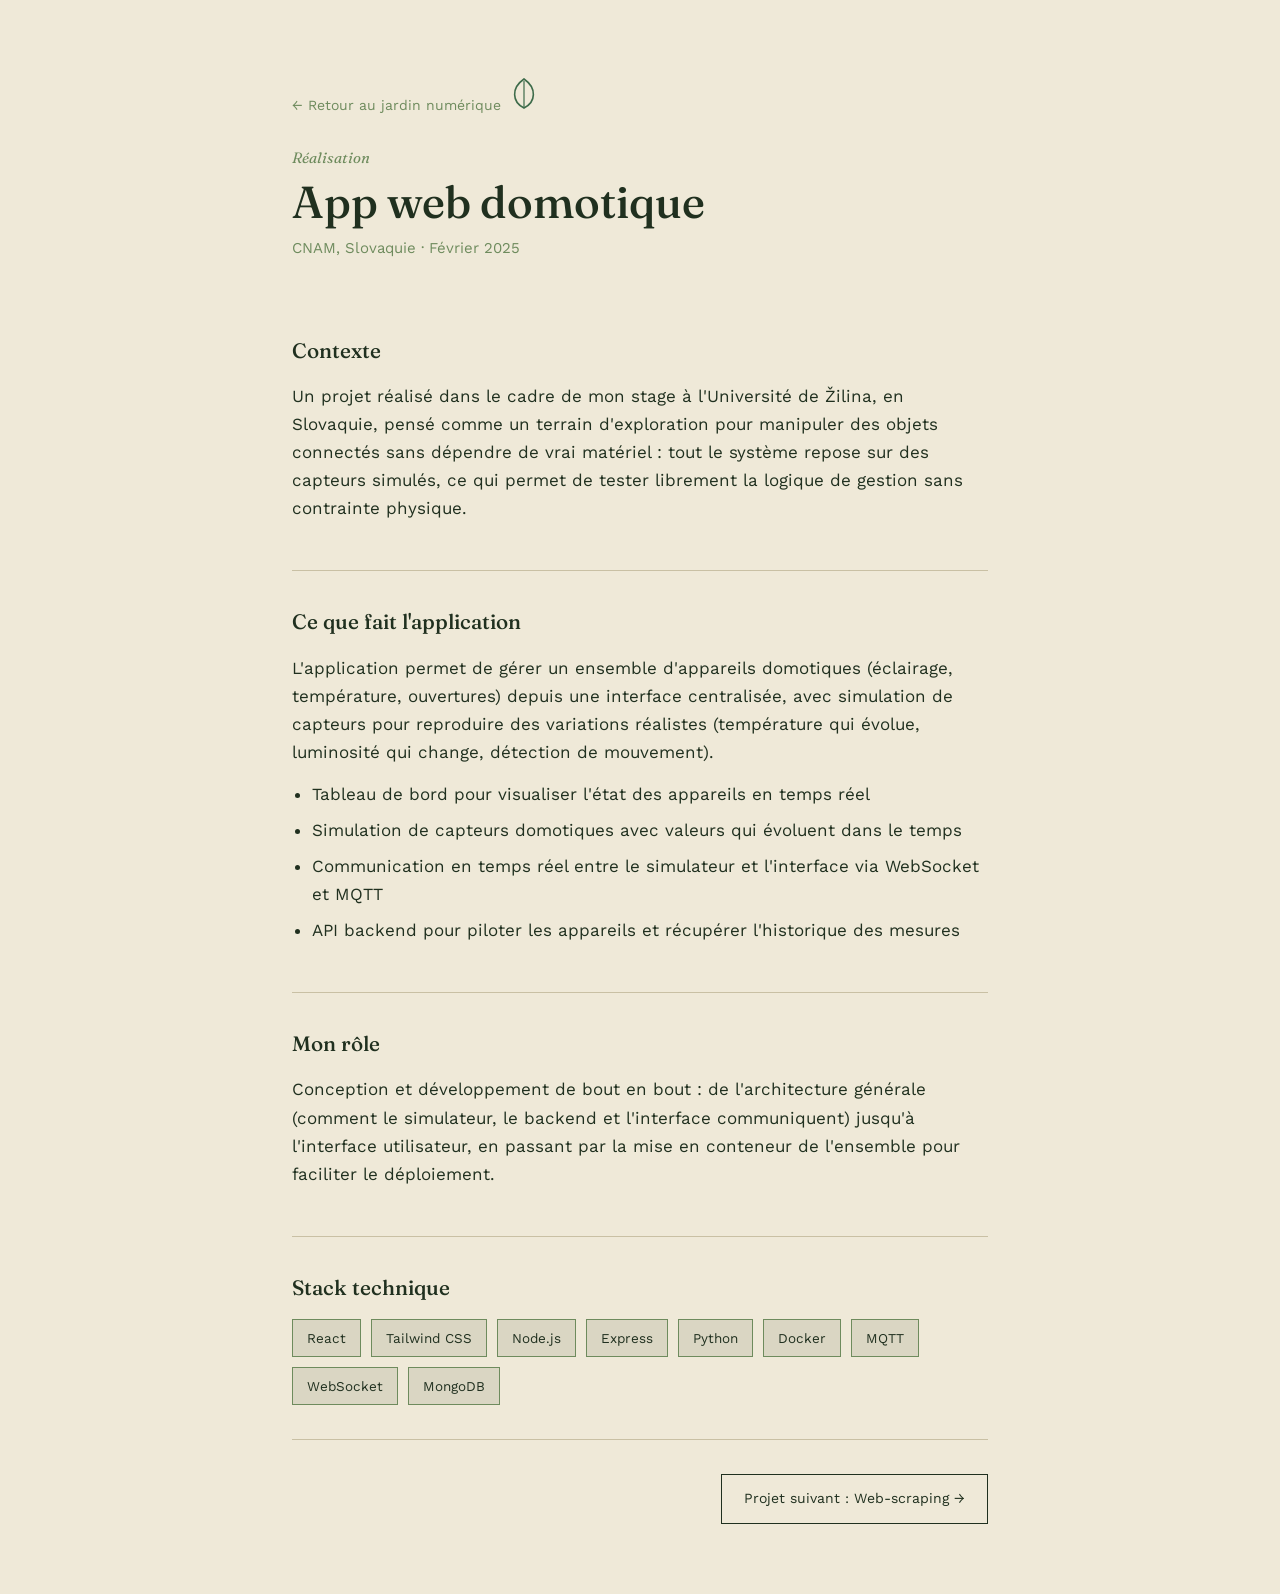
<file: domotique.html>
<!DOCTYPE html>
<html lang="fr">
<head>
<meta charset="UTF-8">
<meta name="viewport" content="width=device-width, initial-scale=1.0">
<title>App web domotique — Lucie Fossier</title>
<link rel="stylesheet" href="style.css">
<link rel="icon" href="../favicon.svg" type="image/svg+xml">
</head>
<body>
<main class="wrap">
  <header class="page">
    <a class="back-link" href="../index.html#projets">← Retour au jardin numérique</a>
    <svg class="leaf-mark" viewBox="0 0 34 34" aria-hidden="true"><path d="M17 32 C 5 26 4 12 17 3 C 30 12 29 26 17 32 Z" fill="none" stroke="#3D6B4A" stroke-width="1.6"/><path d="M17 32 L17 5" stroke="#3D6B4A" stroke-width="1.2"/></svg>
    <span class="eyebrow">Réalisation</span>
    <h1 class="proj-title">App web domotique</h1>
    <p class="proj-meta">CNAM, Slovaquie · Février 2025</p>
  </header>

  <section class="block">
    <h2>Contexte</h2>
    <p>Un projet réalisé dans le cadre de mon stage à l'Université de Žilina, en Slovaquie, pensé comme un terrain d'exploration pour manipuler des objets connectés sans dépendre de vrai matériel : tout le système repose sur des capteurs simulés, ce qui permet de tester librement la logique de gestion sans contrainte physique.</p>
  </section>

  <section class="block">
    <h2>Ce que fait l'application</h2>
    <p>L'application permet de gérer un ensemble d'appareils domotiques (éclairage, température, ouvertures) depuis une interface centralisée, avec simulation de capteurs pour reproduire des variations réalistes (température qui évolue, luminosité qui change, détection de mouvement).</p>
    <ul>
      <li>Tableau de bord pour visualiser l'état des appareils en temps réel</li>
      <li>Simulation de capteurs domotiques avec valeurs qui évoluent dans le temps</li>
      <li>Communication en temps réel entre le simulateur et l'interface via WebSocket et MQTT</li>
      <li>API backend pour piloter les appareils et récupérer l'historique des mesures</li>
    </ul>
  </section>

  <section class="block">
    <h2>Mon rôle</h2>
    <p>Conception et développement de bout en bout : de l'architecture générale (comment le simulateur, le backend et l'interface communiquent) jusqu'à l'interface utilisateur, en passant par la mise en conteneur de l'ensemble pour faciliter le déploiement.</p>
  </section>

  <section class="block">
    <h2>Stack technique</h2>
    <div class="stack-tags">
      <span>React</span><span>Tailwind CSS</span><span>Node.js</span><span>Express</span>
      <span>Python</span><span>Docker</span><span>MQTT</span><span>WebSocket</span><span>MongoDB</span>
    </div>
  </section>

  <div class="next-project">
    <span></span>
    <a href="scraping.html">Projet suivant : Web-scraping →</a>
  </div>
</main>
</body>
</html>
</file>
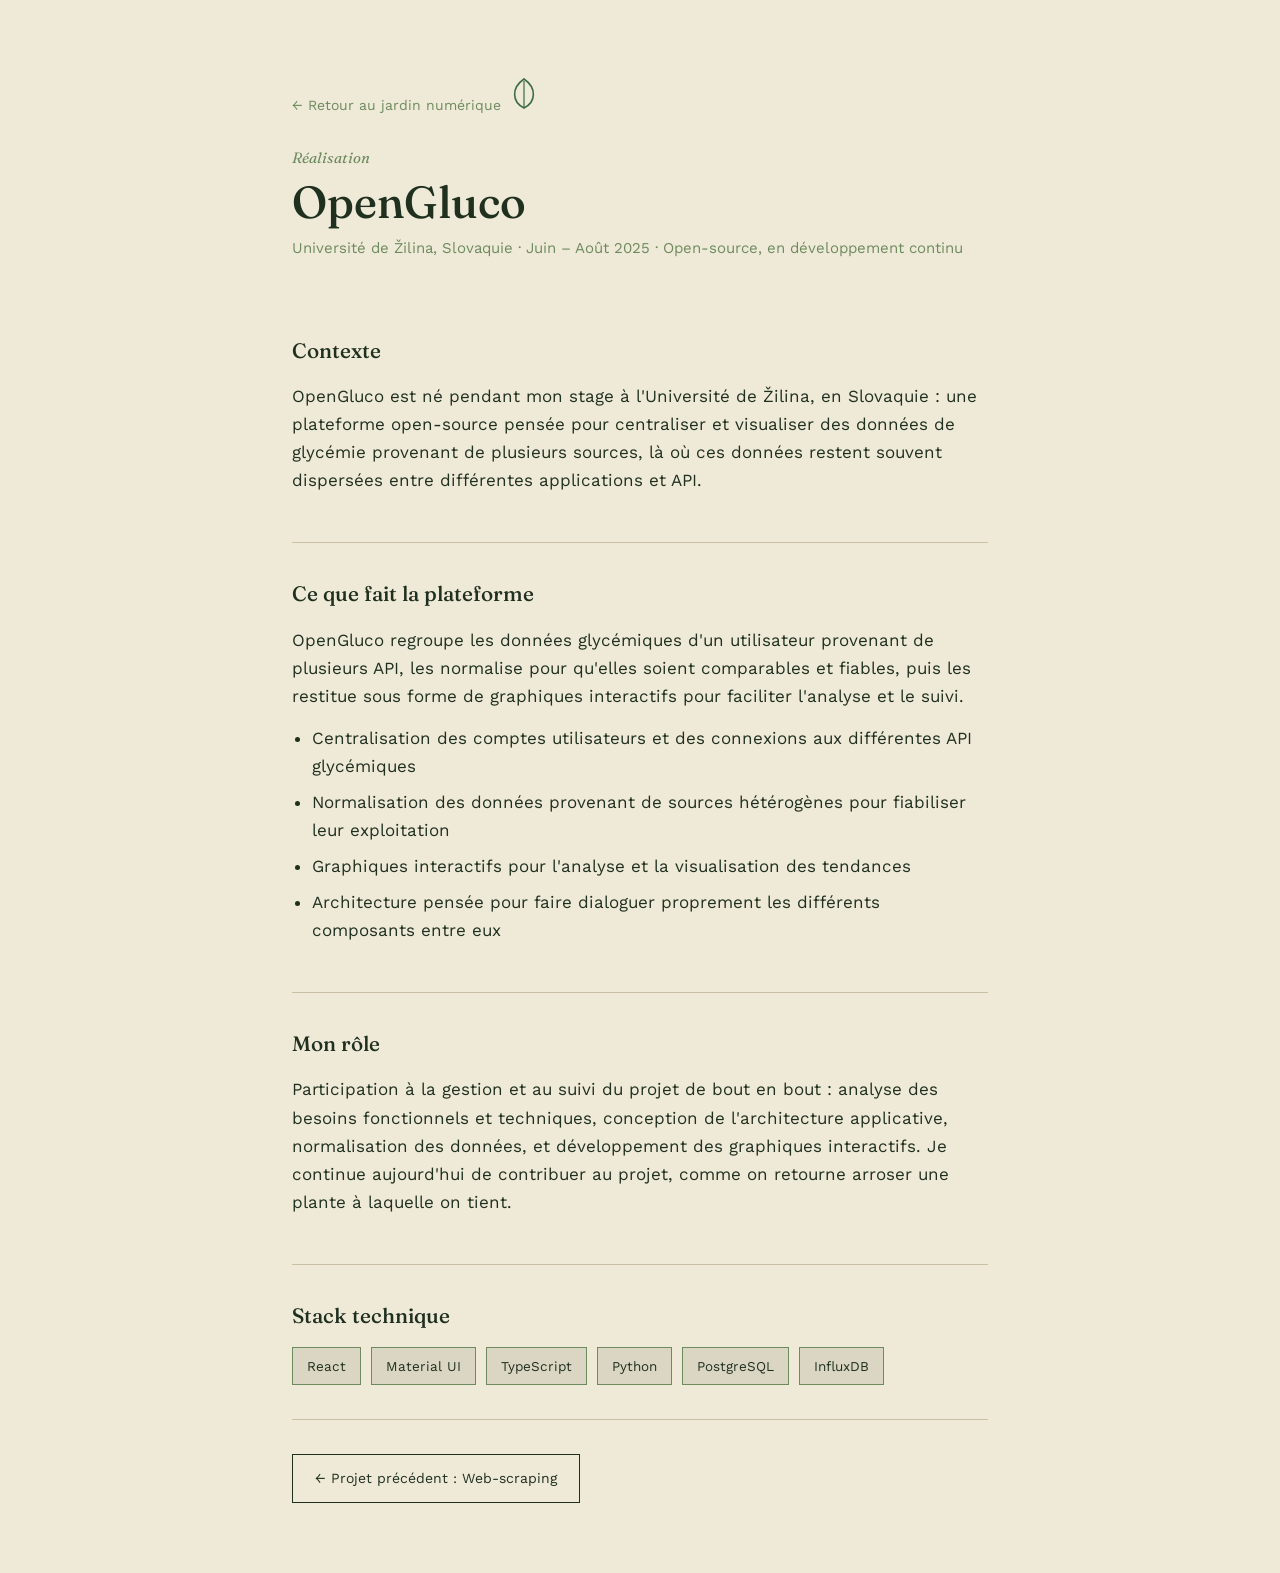
<file: opengluco.html>
<!DOCTYPE html>
<html lang="fr">
<head>
<meta charset="UTF-8">
<meta name="viewport" content="width=device-width, initial-scale=1.0">
<title>OpenGluco — Lucie Fossier</title>
<link rel="stylesheet" href="style.css">
<link rel="icon" href="../favicon.svg" type="image/svg+xml">
</head>
<body>
<main class="wrap">
  <header class="page">
    <a class="back-link" href="../index.html#projets">← Retour au jardin numérique</a>
    <svg class="leaf-mark" viewBox="0 0 34 34" aria-hidden="true"><path d="M17 32 C 5 26 4 12 17 3 C 30 12 29 26 17 32 Z" fill="none" stroke="#3D6B4A" stroke-width="1.6"/><path d="M17 32 L17 5" stroke="#3D6B4A" stroke-width="1.2"/></svg>
    <span class="eyebrow">Réalisation</span>
    <h1 class="proj-title">OpenGluco</h1>
    <p class="proj-meta">Université de Žilina, Slovaquie · Juin – Août 2025 · Open-source, en développement continu</p>
  </header>

  <section class="block">
    <h2>Contexte</h2>
    <p>OpenGluco est né pendant mon stage à l'Université de Žilina, en Slovaquie : une plateforme open-source pensée pour centraliser et visualiser des données de glycémie provenant de plusieurs sources, là où ces données restent souvent dispersées entre différentes applications et API.</p>
  </section>

  <section class="block">
    <h2>Ce que fait la plateforme</h2>
    <p>OpenGluco regroupe les données glycémiques d'un utilisateur provenant de plusieurs API, les normalise pour qu'elles soient comparables et fiables, puis les restitue sous forme de graphiques interactifs pour faciliter l'analyse et le suivi.</p>
    <ul>
      <li>Centralisation des comptes utilisateurs et des connexions aux différentes API glycémiques</li>
      <li>Normalisation des données provenant de sources hétérogènes pour fiabiliser leur exploitation</li>
      <li>Graphiques interactifs pour l'analyse et la visualisation des tendances</li>
      <li>Architecture pensée pour faire dialoguer proprement les différents composants entre eux</li>
    </ul>
  </section>

  <section class="block">
    <h2>Mon rôle</h2>
    <p>Participation à la gestion et au suivi du projet de bout en bout : analyse des besoins fonctionnels et techniques, conception de l'architecture applicative, normalisation des données, et développement des graphiques interactifs. Je continue aujourd'hui de contribuer au projet, comme on retourne arroser une plante à laquelle on tient.</p>
  </section>

  <section class="block">
    <h2>Stack technique</h2>
    <div class="stack-tags">
      <span>React</span><span>Material UI</span><span>TypeScript</span><span>Python</span>
      <span>PostgreSQL</span><span>InfluxDB</span>
    </div>
  </section>

  <div class="next-project">
    <a href="scraping.html">← Projet précédent : Web-scraping</a>
    <span></span>
  </div>
</main>
</body>
</html>
</file>
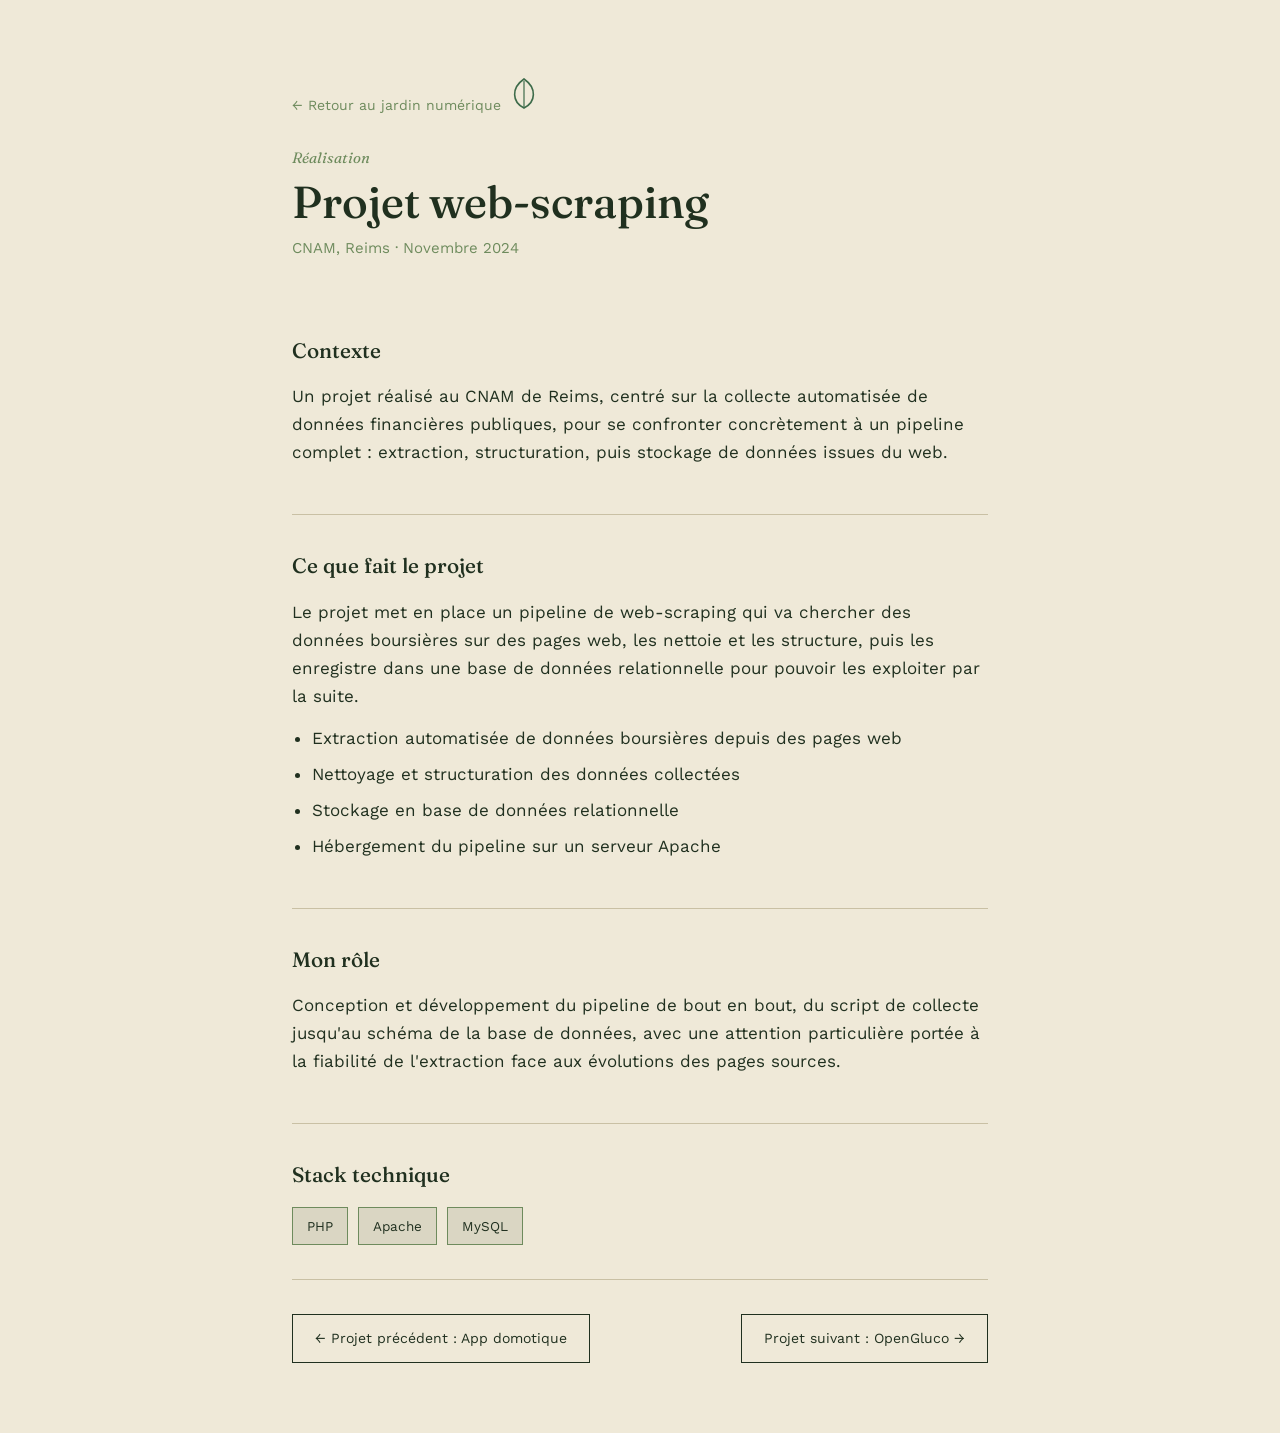
<file: scraping.html>
<!DOCTYPE html>
<html lang="fr">
<head>
<meta charset="UTF-8">
<meta name="viewport" content="width=device-width, initial-scale=1.0">
<title>Projet web-scraping — Lucie Fossier</title>
<link rel="stylesheet" href="style.css">
<link rel="icon" href="../favicon.svg" type="image/svg+xml">
</head>
<body>
<main class="wrap">
  <header class="page">
    <a class="back-link" href="../index.html#projets">← Retour au jardin numérique</a>
    <svg class="leaf-mark" viewBox="0 0 34 34" aria-hidden="true"><path d="M17 32 C 5 26 4 12 17 3 C 30 12 29 26 17 32 Z" fill="none" stroke="#3D6B4A" stroke-width="1.6"/><path d="M17 32 L17 5" stroke="#3D6B4A" stroke-width="1.2"/></svg>
    <span class="eyebrow">Réalisation</span>
    <h1 class="proj-title">Projet web-scraping</h1>
    <p class="proj-meta">CNAM, Reims · Novembre 2024</p>
  </header>

  <section class="block">
    <h2>Contexte</h2>
    <p>Un projet réalisé au CNAM de Reims, centré sur la collecte automatisée de données financières publiques, pour se confronter concrètement à un pipeline complet : extraction, structuration, puis stockage de données issues du web.</p>
  </section>

  <section class="block">
    <h2>Ce que fait le projet</h2>
    <p>Le projet met en place un pipeline de web-scraping qui va chercher des données boursières sur des pages web, les nettoie et les structure, puis les enregistre dans une base de données relationnelle pour pouvoir les exploiter par la suite.</p>
    <ul>
      <li>Extraction automatisée de données boursières depuis des pages web</li>
      <li>Nettoyage et structuration des données collectées</li>
      <li>Stockage en base de données relationnelle</li>
      <li>Hébergement du pipeline sur un serveur Apache</li>
    </ul>
  </section>

  <section class="block">
    <h2>Mon rôle</h2>
    <p>Conception et développement du pipeline de bout en bout, du script de collecte jusqu'au schéma de la base de données, avec une attention particulière portée à la fiabilité de l'extraction face aux évolutions des pages sources.</p>
  </section>

  <section class="block">
    <h2>Stack technique</h2>
    <div class="stack-tags">
      <span>PHP</span><span>Apache</span><span>MySQL</span>
    </div>
  </section>

  <div class="next-project">
    <a href="domotique.html">← Projet précédent : App domotique</a>
    <a href="opengluco.html">Projet suivant : OpenGluco →</a>
  </div>
</main>
</body>
</html>
</file>
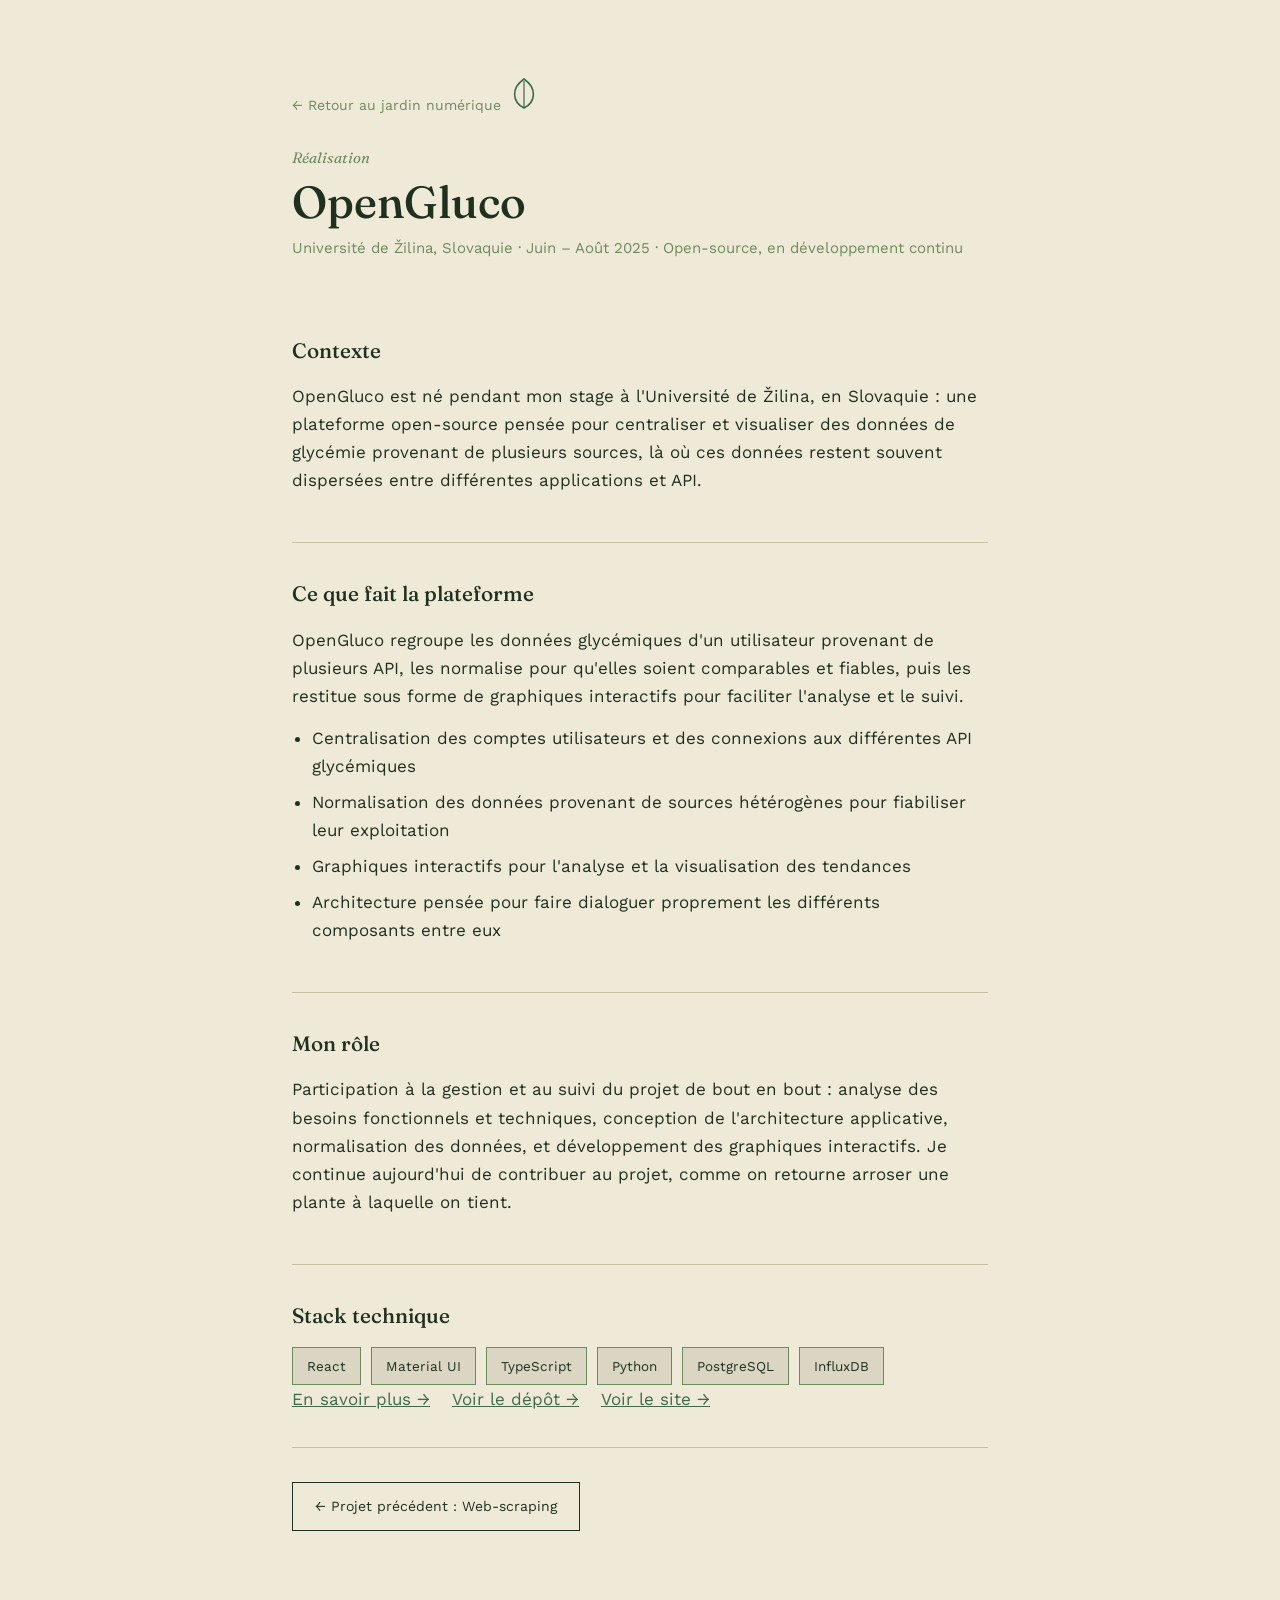
<file: projets/opengluco.html>
<!DOCTYPE html>
<html lang="fr">
<head>
<meta charset="UTF-8">
<meta name="viewport" content="width=device-width, initial-scale=1.0">
<title>OpenGluco — Lucie Fossier</title>
<link rel="stylesheet" href="style.css">
<link rel="icon" href="../favicon.svg" type="image/svg+xml">
</head>
<body>
<main class="wrap">
  <header class="page">
    <a class="back-link" href="../index.html#projets">← Retour au jardin numérique</a>
    <svg class="leaf-mark" viewBox="0 0 34 34" aria-hidden="true"><path d="M17 32 C 5 26 4 12 17 3 C 30 12 29 26 17 32 Z" fill="none" stroke="#3D6B4A" stroke-width="1.6"/><path d="M17 32 L17 5" stroke="#3D6B4A" stroke-width="1.2"/></svg>
    <span class="eyebrow">Réalisation</span>
    <h1 class="proj-title">OpenGluco</h1>
    <p class="proj-meta">Université de Žilina, Slovaquie · Juin – Août 2025 · Open-source, en développement continu</p>
  </header>

  <section class="block">
    <h2>Contexte</h2>
    <p>OpenGluco est né pendant mon stage à l'Université de Žilina, en Slovaquie : une plateforme open-source pensée pour centraliser et visualiser des données de glycémie provenant de plusieurs sources, là où ces données restent souvent dispersées entre différentes applications et API.</p>
  </section>

  <section class="block">
    <h2>Ce que fait la plateforme</h2>
    <p>OpenGluco regroupe les données glycémiques d'un utilisateur provenant de plusieurs API, les normalise pour qu'elles soient comparables et fiables, puis les restitue sous forme de graphiques interactifs pour faciliter l'analyse et le suivi.</p>
    <ul>
      <li>Centralisation des comptes utilisateurs et des connexions aux différentes API glycémiques</li>
      <li>Normalisation des données provenant de sources hétérogènes pour fiabiliser leur exploitation</li>
      <li>Graphiques interactifs pour l'analyse et la visualisation des tendances</li>
      <li>Architecture pensée pour faire dialoguer proprement les différents composants entre eux</li>
    </ul>
  </section>

  <section class="block">
    <h2>Mon rôle</h2>
    <p>Participation à la gestion et au suivi du projet de bout en bout : analyse des besoins fonctionnels et techniques, conception de l'architecture applicative, normalisation des données, et développement des graphiques interactifs. Je continue aujourd'hui de contribuer au projet, comme on retourne arroser une plante à laquelle on tient.</p>
  </section>

  <section class="block">
    <h2>Stack technique</h2>
    <div class="stack-tags">
      <span>React</span><span>Material UI</span><span>TypeScript</span><span>Python</span>
      <span>PostgreSQL</span><span>InfluxDB</span>
    </div>
    <div>
      <a class="link" href="projets/opengluco.html">En savoir plus →</a>
        <a class="link" href="https://github.com/orgs/OpenGluco/repositories" style="margin-left:16px;">Voir le dépôt →</a>
        <a class="link" href="https://portal.opengluco.com/" style="margin-left:16px;">Voir le site →</a>
    </div>
  </section>

  <div class="next-project">
    <a href="scraping.html">← Projet précédent : Web-scraping</a>
    <span></span>
  </div>
</main>
</body>
</html>
</file>
<file: style.css>
@import url('https://fonts.googleapis.com/css2?family=Fraunces:ital,opsz,wght@0,9..144,400;0,9..144,500;0,9..144,600;1,9..144,400;1,9..144,500&family=Work+Sans:wght@400;500;600&display=swap');

:root{
  --paper: #EFE9D8;
  --line: #C9C0A4;
  --ink: #20301F;
  --fern: #3D6B4A;
  --moss: #6E8B5D;
  --spore: #9C5B34;
  --fog: #DAD6C3;
}
*{box-sizing:border-box;}
html{scroll-behavior:smooth;}
html, body{max-width:100%; overflow-x:hidden;}
body{
  margin:0;
  background:var(--paper);
  color:var(--ink);
  font-family:'Work Sans', sans-serif;
  font-size:17px;
  line-height:1.65;
  -webkit-font-smoothing:antialiased;
}
h1,h2,h3,h4{
  font-family:'Fraunces', serif;
  font-weight:500;
  margin:0;
  color:var(--ink);
}
em, .latin{font-style:italic; font-family:'Fraunces', serif;}
a{color:var(--fern);}

.wrap{max-width:760px; margin:0 auto; padding:0 32px;}
@media (max-width:600px){ .wrap{padding:0 20px;} }

header.page{padding:56px 0 24px;}
.back-link{
  display:inline-flex; align-items:center; gap:8px;
  text-decoration:none; color:var(--moss); font-size:14px;
  border-bottom:1px solid transparent; transition:color .2s, border-color .2s;
}
.back-link:hover{color:var(--fern); border-color:var(--moss);}

.eyebrow{
  font-family:'Fraunces', serif; font-style:italic;
  color:var(--moss); font-size:15px; margin:28px 0 6px; display:block;
}
h1.proj-title{font-size:clamp(2rem, 5vw, 2.8rem); line-height:1.1; margin-top:6px;}
.proj-meta{color:var(--moss); font-size:15px; margin-top:10px;}

.leaf-mark{width:34px; height:34px; margin-top:20px;}

section.block{padding:34px 0; border-top:1px solid var(--line);}
section.block:first-of-type{border-top:none;}
section.block h2{font-size:1.3rem; margin-bottom:14px;}
section.block p{margin:0 0 14px; max-width:64ch;}
section.block ul{margin:0 0 14px; padding-left:20px;}
section.block li{margin-bottom:8px; max-width:62ch;}

.stack-tags{display:flex; flex-wrap:wrap; gap:10px; margin-top:6px;}
.stack-tags span{
  border:1px solid var(--moss); background:var(--fog); color:var(--ink);
  padding:7px 14px; font-size:13.5px;
}

.next-project{
  padding:34px 0 70px; border-top:1px solid var(--line);
  display:flex; justify-content:space-between; align-items:center; flex-wrap:wrap; gap:14px;
}
.next-project a{
  text-decoration:none; border:1px solid var(--ink); color:var(--ink);
  padding:12px 22px; font-size:14px; transition:background .2s, color .2s;
}
.next-project a:hover{background:var(--ink); color:var(--paper);}
</file>
<file: projets/style.css>
@import url('https://fonts.googleapis.com/css2?family=Fraunces:ital,opsz,wght@0,9..144,400;0,9..144,500;0,9..144,600;1,9..144,400;1,9..144,500&family=Work+Sans:wght@400;500;600&display=swap');

:root{
  --paper: #EFE9D8;
  --line: #C9C0A4;
  --ink: #20301F;
  --fern: #3D6B4A;
  --moss: #6E8B5D;
  --spore: #9C5B34;
  --fog: #DAD6C3;
}
*{box-sizing:border-box;}
html{scroll-behavior:smooth;}
html, body{max-width:100%; overflow-x:hidden;}
body{
  margin:0;
  background:var(--paper);
  color:var(--ink);
  font-family:'Work Sans', sans-serif;
  font-size:17px;
  line-height:1.65;
  -webkit-font-smoothing:antialiased;
}
h1,h2,h3,h4{
  font-family:'Fraunces', serif;
  font-weight:500;
  margin:0;
  color:var(--ink);
}
em, .latin{font-style:italic; font-family:'Fraunces', serif;}
a{color:var(--fern);}

.wrap{max-width:760px; margin:0 auto; padding:0 32px;}
@media (max-width:600px){ .wrap{padding:0 20px;} }

header.page{padding:56px 0 24px;}
.back-link{
  display:inline-flex; align-items:center; gap:8px;
  text-decoration:none; color:var(--moss); font-size:14px;
  border-bottom:1px solid transparent; transition:color .2s, border-color .2s;
}
.back-link:hover{color:var(--fern); border-color:var(--moss);}

.eyebrow{
  font-family:'Fraunces', serif; font-style:italic;
  color:var(--moss); font-size:15px; margin:28px 0 6px; display:block;
}
h1.proj-title{font-size:clamp(2rem, 5vw, 2.8rem); line-height:1.1; margin-top:6px;}
.proj-meta{color:var(--moss); font-size:15px; margin-top:10px;}

.leaf-mark{width:34px; height:34px; margin-top:20px;}

section.block{padding:34px 0; border-top:1px solid var(--line);}
section.block:first-of-type{border-top:none;}
section.block h2{font-size:1.3rem; margin-bottom:14px;}
section.block p{margin:0 0 14px; max-width:64ch;}
section.block ul{margin:0 0 14px; padding-left:20px;}
section.block li{margin-bottom:8px; max-width:62ch;}

.stack-tags{display:flex; flex-wrap:wrap; gap:10px; margin-top:6px;}
.stack-tags span{
  border:1px solid var(--moss); background:var(--fog); color:var(--ink);
  padding:7px 14px; font-size:13.5px;
}

.next-project{
  padding:34px 0 70px; border-top:1px solid var(--line);
  display:flex; justify-content:space-between; align-items:center; flex-wrap:wrap; gap:14px;
}
.next-project a{
  text-decoration:none; border:1px solid var(--ink); color:var(--ink);
  padding:12px 22px; font-size:14px; transition:background .2s, color .2s;
}
.next-project a:hover{background:var(--ink); color:var(--paper);}
</file>
